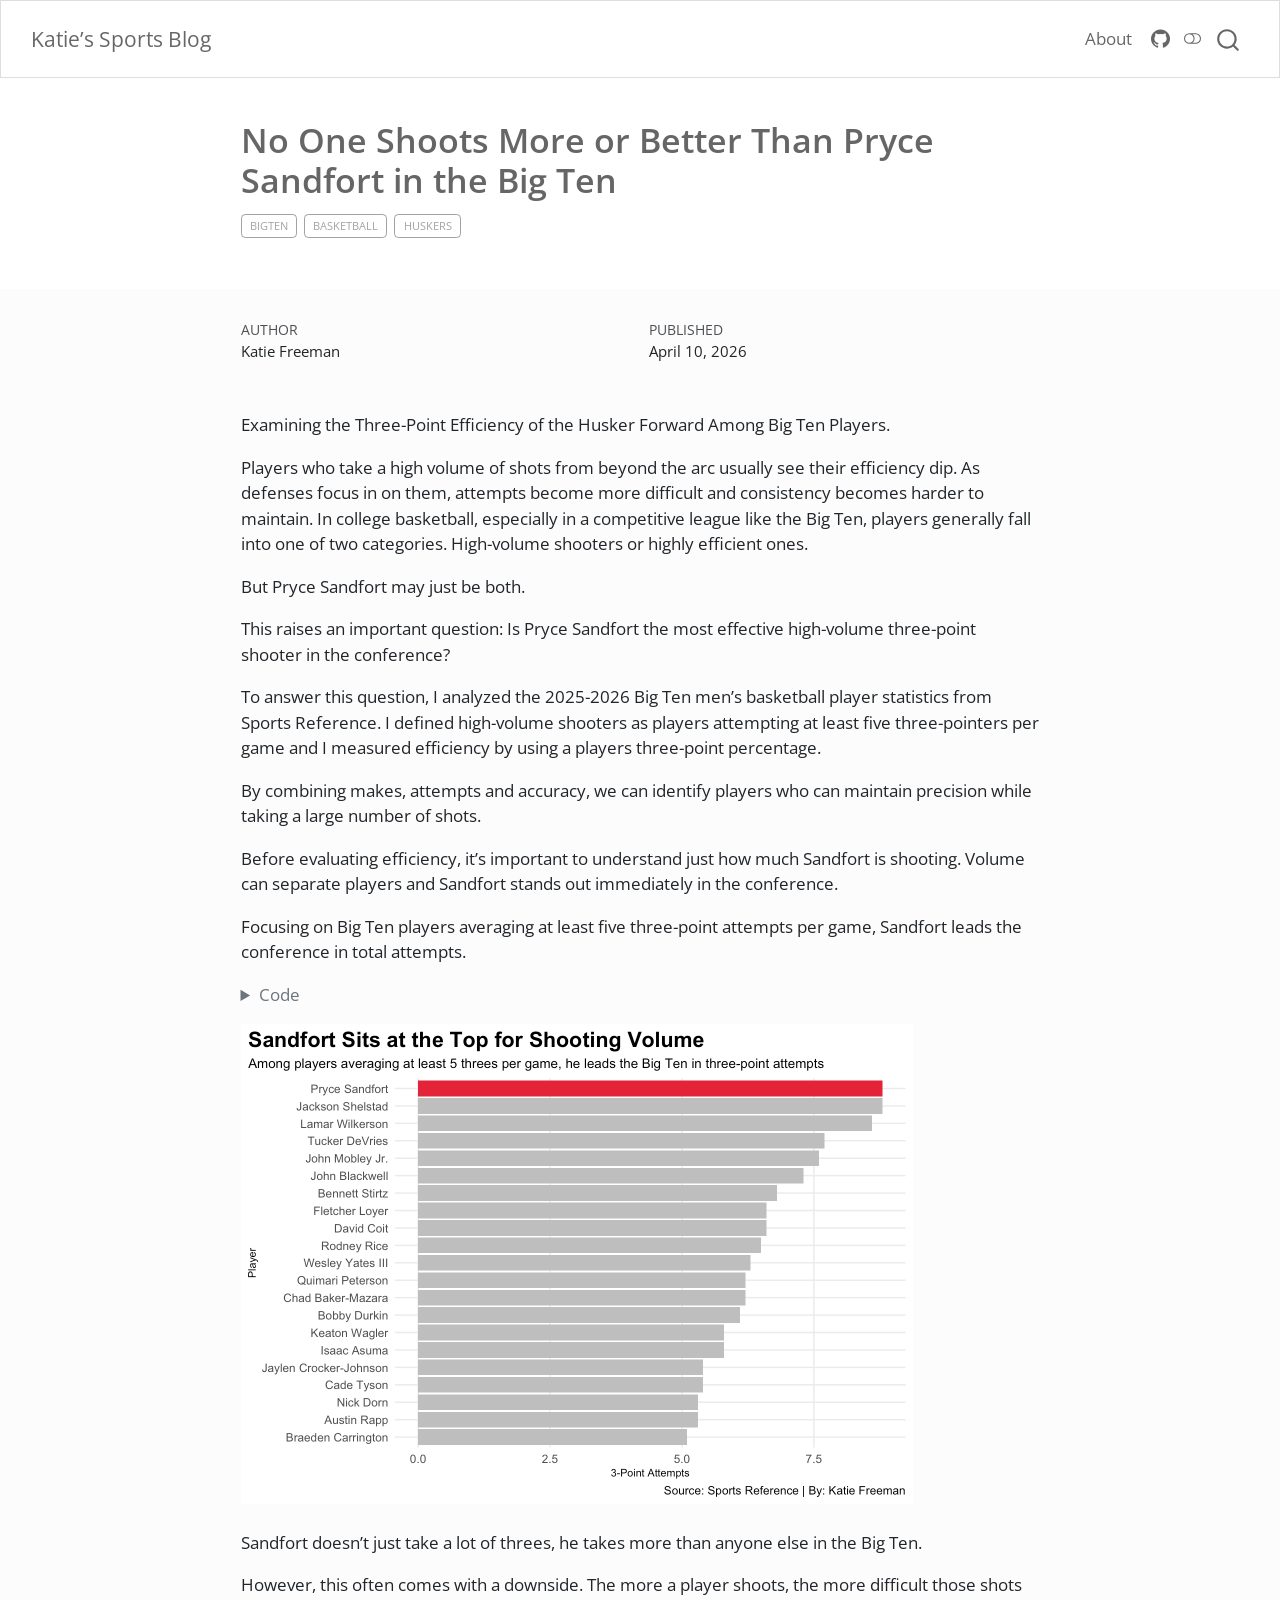
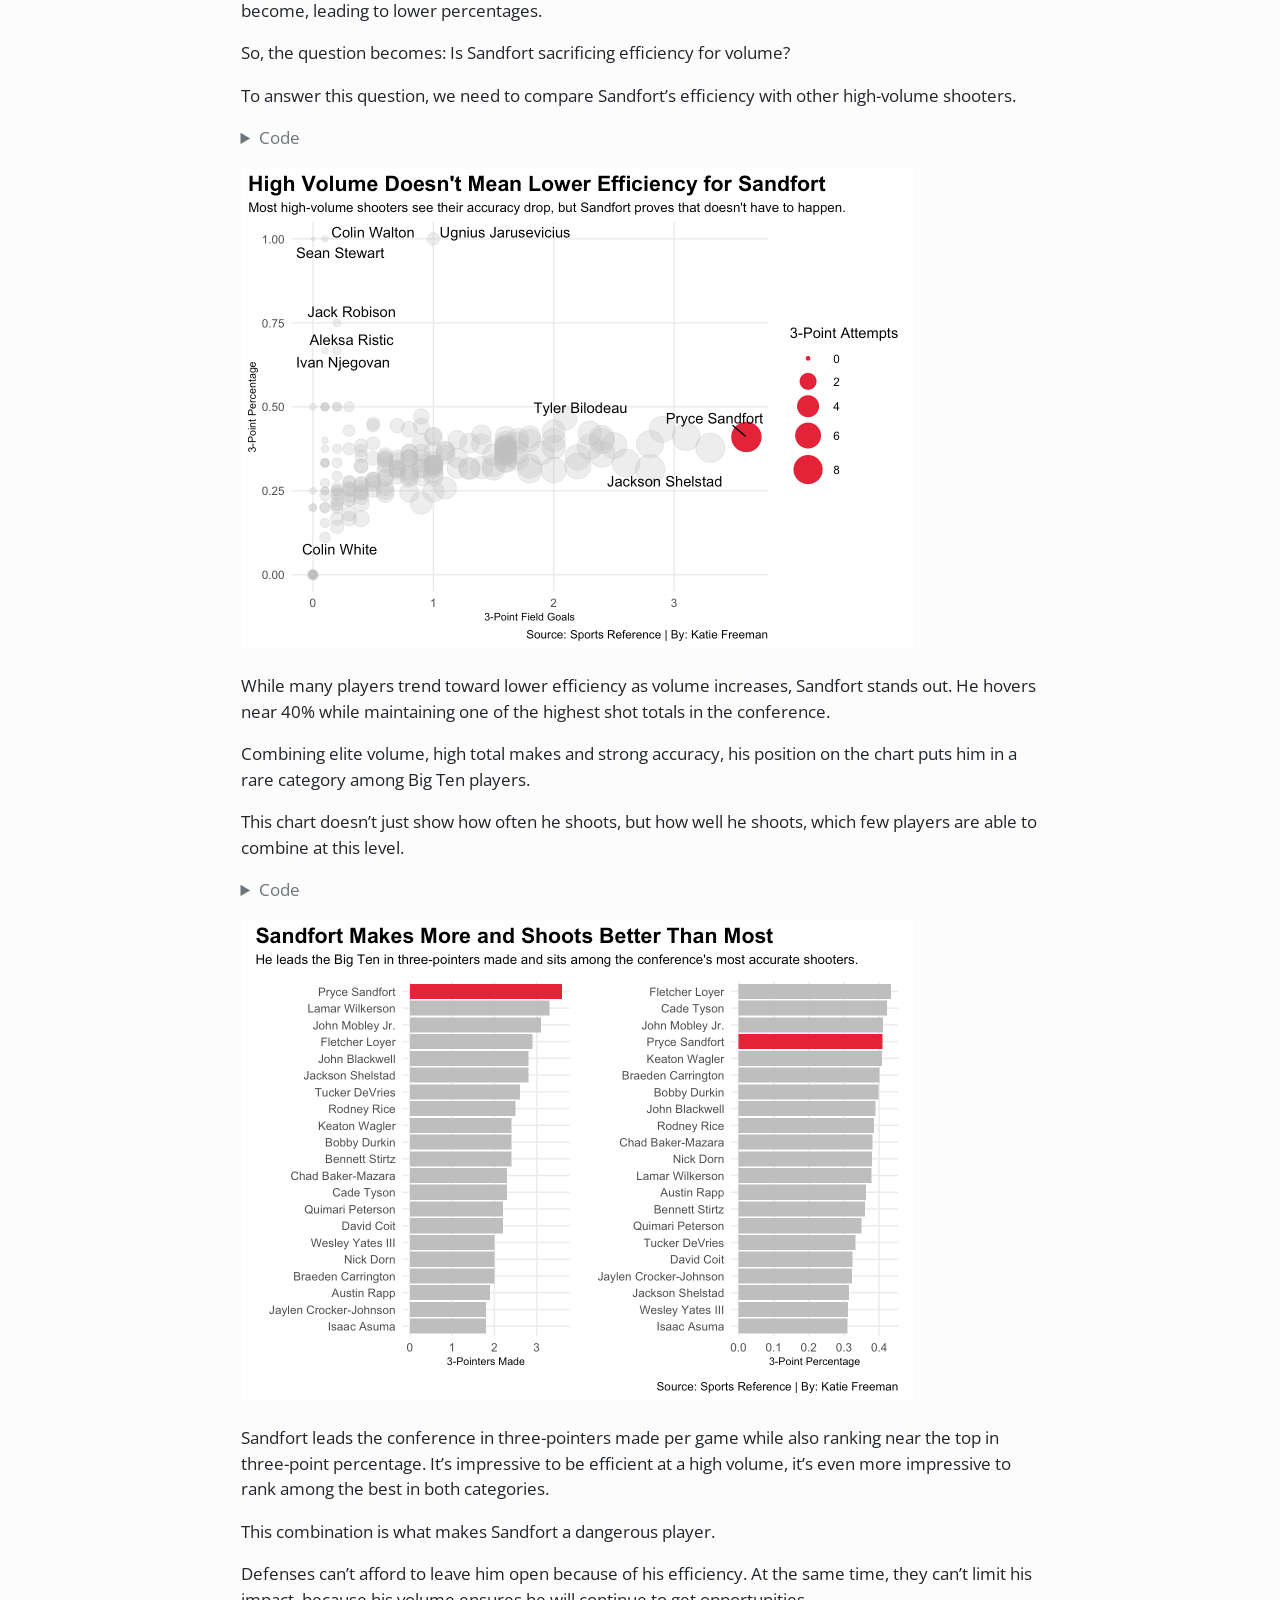
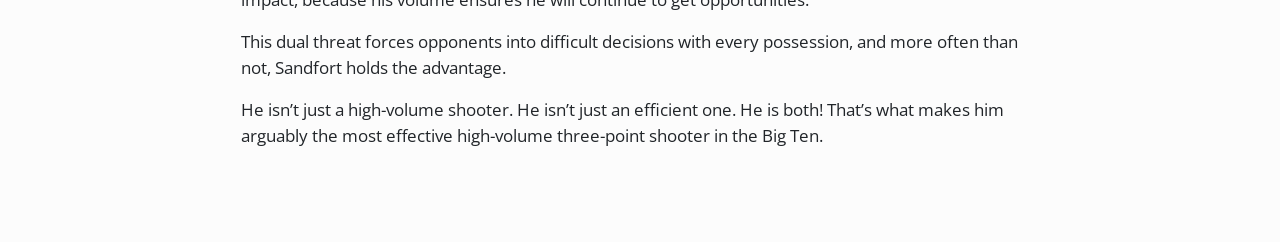
<file: posts/big-ten-husker-mens-basketball/index.html>
<!DOCTYPE html>
<html xmlns="http://www.w3.org/1999/xhtml" lang="en" xml:lang="en"><head>

<meta charset="utf-8">
<meta name="generator" content="quarto-1.9.36">

<meta name="viewport" content="width=device-width, initial-scale=1.0, user-scalable=yes">

<meta name="author" content="Katie Freeman">
<meta name="dcterms.date" content="2026-04-10">

<title>No One Shoots More or Better Than Pryce Sandfort in the Big Ten – Katie’s Sports Blog</title>
<style>
/* Default styles provided by pandoc.
** See https://pandoc.org/MANUAL.html#variables-for-html for config info.
*/
code{white-space: pre-wrap;}
span.smallcaps{font-variant: small-caps;}
div.columns{display: flex; gap: min(4vw, 1.5em);}
div.column{flex: auto; overflow-x: auto;}
div.hanging-indent{margin-left: 1.5em; text-indent: -1.5em;}
ul.task-list{list-style: none;}
ul.task-list li input[type="checkbox"] {
  width: 0.8em;
  margin: 0 0.8em 0.2em -1em; /* quarto-specific, see https://github.com/quarto-dev/quarto-cli/issues/4556 */ 
  vertical-align: middle;
}
/* CSS for syntax highlighting */
html { -webkit-text-size-adjust: 100%; }
pre > code.sourceCode { white-space: pre; position: relative; }
pre > code.sourceCode > span { display: inline-block; line-height: 1.25; }
pre > code.sourceCode > span:empty { height: 1.2em; }
.sourceCode { overflow: visible; }
code.sourceCode > span { color: inherit; text-decoration: inherit; }
div.sourceCode { margin: 1em 0; }
pre.sourceCode { margin: 0; }
@media screen {
div.sourceCode { overflow: auto; }
}
@media print {
pre > code.sourceCode { white-space: pre-wrap; }
pre > code.sourceCode > span { text-indent: -5em; padding-left: 5em; }
}
pre.numberSource code
  { counter-reset: source-line 0; }
pre.numberSource code > span
  { position: relative; left: -4em; counter-increment: source-line; }
pre.numberSource code > span > a:first-child::before
  { content: counter(source-line);
    position: relative; left: -1em; text-align: right; vertical-align: baseline;
    border: none; display: inline-block;
    -webkit-touch-callout: none; -webkit-user-select: none;
    -khtml-user-select: none; -moz-user-select: none;
    -ms-user-select: none; user-select: none;
    padding: 0 4px; width: 4em;
  }
pre.numberSource { margin-left: 3em;  padding-left: 4px; }
div.sourceCode
  {   }
@media screen {
pre > code.sourceCode > span > a:first-child::before { text-decoration: underline; }
}
</style>


<script src="../../site_libs/quarto-nav/quarto-nav.js"></script>
<script src="../../site_libs/quarto-nav/headroom.min.js"></script>
<script src="../../site_libs/clipboard/clipboard.min.js"></script>
<script src="../../site_libs/quarto-search/autocomplete.umd.js"></script>
<script src="../../site_libs/quarto-search/fuse.min.js"></script>
<script src="../../site_libs/quarto-search/quarto-search.js"></script>
<meta name="quarto:offset" content="../../">
<link href="../../logo.png" rel="icon" type="image/png">
<script src="../../site_libs/quarto-html/quarto.js" type="module"></script>
<script src="../../site_libs/quarto-html/tabsets/tabsets.js" type="module"></script>
<script src="../../site_libs/quarto-html/popper.min.js"></script>
<script src="../../site_libs/quarto-html/tippy.umd.min.js"></script>
<script src="../../site_libs/quarto-html/anchor.min.js"></script>
<link href="../../site_libs/quarto-html/tippy.css" rel="stylesheet">
<link href="../../site_libs/quarto-html/quarto-syntax-highlighting-845c23b38eaddc0f92fda52bfe77a8c8.css" rel="stylesheet" class="quarto-color-scheme" id="quarto-text-highlighting-styles">
<link href="../../site_libs/quarto-html/quarto-syntax-highlighting-dark-f418161beb48e0141c760e455f12af2c.css" rel="stylesheet" class="quarto-color-scheme quarto-color-alternate" id="quarto-text-highlighting-styles">
<link href="../../site_libs/quarto-html/quarto-syntax-highlighting-845c23b38eaddc0f92fda52bfe77a8c8.css" rel="stylesheet" class="quarto-color-scheme-extra" id="quarto-text-highlighting-styles">
<script src="../../site_libs/bootstrap/bootstrap.min.js"></script>
<link href="../../site_libs/bootstrap/bootstrap-icons.css" rel="stylesheet">
<link href="../../site_libs/bootstrap/bootstrap-6ec840b0bba7ebbecc6939516f9f53fd.min.css" rel="stylesheet" append-hash="true" class="quarto-color-scheme" id="quarto-bootstrap" data-mode="light">
<link href="../../site_libs/bootstrap/bootstrap-dark-ee6fb9e022dbbfe6301e3596814e4b09.min.css" rel="stylesheet" append-hash="true" class="quarto-color-scheme quarto-color-alternate" id="quarto-bootstrap" data-mode="light">
<link href="../../site_libs/bootstrap/bootstrap-6ec840b0bba7ebbecc6939516f9f53fd.min.css" rel="stylesheet" append-hash="true" class="quarto-color-scheme-extra" id="quarto-bootstrap" data-mode="light">
<script id="quarto-search-options" type="application/json">{
  "location": "navbar",
  "copy-button": false,
  "collapse-after": 3,
  "panel-placement": "end",
  "type": "overlay",
  "limit": 50,
  "keyboard-shortcut": [
    "f",
    "/",
    "s"
  ],
  "show-item-context": false,
  "language": {
    "search-no-results-text": "No results",
    "search-matching-documents-text": "matching documents",
    "search-copy-link-title": "Copy link to search",
    "search-hide-matches-text": "Hide additional matches",
    "search-more-match-text": "more match in this document",
    "search-more-matches-text": "more matches in this document",
    "search-clear-button-title": "Clear",
    "search-text-placeholder": "",
    "search-detached-cancel-button-title": "Cancel",
    "search-submit-button-title": "Submit",
    "search-label": "Search"
  }
}</script>


<link rel="stylesheet" href="../../styles.css">
</head>

<body class="nav-fixed fullcontent quarto-light"><script id="quarto-html-before-body" type="application/javascript">
    const toggleBodyColorMode = (bsSheetEl) => {
      const mode = bsSheetEl.getAttribute("data-mode");
      const bodyEl = window.document.querySelector("body");
      if (mode === "dark") {
        bodyEl.classList.add("quarto-dark");
        bodyEl.classList.remove("quarto-light");
      } else {
        bodyEl.classList.add("quarto-light");
        bodyEl.classList.remove("quarto-dark");
      }
    }
    const toggleBodyColorPrimary = () => {
      const bsSheetEl = window.document.querySelector("link#quarto-bootstrap:not([rel=disabled-stylesheet])");
      if (bsSheetEl) {
        toggleBodyColorMode(bsSheetEl);
      }
    }
    const setColorSchemeToggle = (alternate) => {
      const toggles = window.document.querySelectorAll('.quarto-color-scheme-toggle');
      for (let i=0; i < toggles.length; i++) {
        const toggle = toggles[i];
        if (toggle) {
          if (alternate) {
            toggle.classList.add("alternate");
          } else {
            toggle.classList.remove("alternate");
          }
        }
      }
    };
    const toggleColorMode = (alternate) => {
      // Switch the stylesheets
      const primaryStylesheets = window.document.querySelectorAll('link.quarto-color-scheme:not(.quarto-color-alternate)');
      const alternateStylesheets = window.document.querySelectorAll('link.quarto-color-scheme.quarto-color-alternate');
      manageTransitions('#quarto-margin-sidebar .nav-link', false);
      if (alternate) {
        // note: dark is layered on light, we don't disable primary!
        enableStylesheet(alternateStylesheets);
        for (const sheetNode of alternateStylesheets) {
          if (sheetNode.id === "quarto-bootstrap") {
            toggleBodyColorMode(sheetNode);
          }
        }
      } else {
        disableStylesheet(alternateStylesheets);
        enableStylesheet(primaryStylesheets)
        toggleBodyColorPrimary();
      }
      manageTransitions('#quarto-margin-sidebar .nav-link', true);
      // Switch the toggles
      setColorSchemeToggle(alternate)
      // Hack to workaround the fact that safari doesn't
      // properly recolor the scrollbar when toggling (#1455)
      if (navigator.userAgent.indexOf('Safari') > 0 && navigator.userAgent.indexOf('Chrome') == -1) {
        manageTransitions("body", false);
        window.scrollTo(0, 1);
        setTimeout(() => {
          window.scrollTo(0, 0);
          manageTransitions("body", true);
        }, 40);
      }
    }
    const disableStylesheet = (stylesheets) => {
      for (let i=0; i < stylesheets.length; i++) {
        const stylesheet = stylesheets[i];
        stylesheet.rel = 'disabled-stylesheet';
      }
    }
    const enableStylesheet = (stylesheets) => {
      for (let i=0; i < stylesheets.length; i++) {
        const stylesheet = stylesheets[i];
        if(stylesheet.rel !== 'stylesheet') { // for Chrome, which will still FOUC without this check
          stylesheet.rel = 'stylesheet';
        }
      }
    }
    const manageTransitions = (selector, allowTransitions) => {
      const els = window.document.querySelectorAll(selector);
      for (let i=0; i < els.length; i++) {
        const el = els[i];
        if (allowTransitions) {
          el.classList.remove('notransition');
        } else {
          el.classList.add('notransition');
        }
      }
    }
    const isFileUrl = () => {
      return window.location.protocol === 'file:';
    }
    const hasAlternateSentinel = () => {
      let styleSentinel = getColorSchemeSentinel();
      if (styleSentinel !== null) {
        return styleSentinel === "alternate";
      } else {
        return false;
      }
    }
    const setStyleSentinel = (alternate) => {
      const value = alternate ? "alternate" : "default";
      if (!isFileUrl()) {
        window.localStorage.setItem("quarto-color-scheme", value);
      } else {
        localAlternateSentinel = value;
      }
    }
    const getColorSchemeSentinel = () => {
      if (!isFileUrl()) {
        const storageValue = window.localStorage.getItem("quarto-color-scheme");
        return storageValue != null ? storageValue : localAlternateSentinel;
      } else {
        return localAlternateSentinel;
      }
    }
    const toggleGiscusIfUsed = (isAlternate, darkModeDefault) => {
      const baseTheme = document.querySelector('#giscus-base-theme')?.value ?? 'light';
      const alternateTheme = document.querySelector('#giscus-alt-theme')?.value ?? 'dark';
      let newTheme = '';
      if(authorPrefersDark) {
        newTheme = isAlternate ? baseTheme : alternateTheme;
      } else {
        newTheme = isAlternate ? alternateTheme : baseTheme;
      }
      const changeGiscusTheme = () => {
        // From: https://github.com/giscus/giscus/issues/336
        const sendMessage = (message) => {
          const iframe = document.querySelector('iframe.giscus-frame');
          if (!iframe) return;
          iframe.contentWindow.postMessage({ giscus: message }, 'https://giscus.app');
        }
        sendMessage({
          setConfig: {
            theme: newTheme
          }
        });
      }
      const isGiscussLoaded = window.document.querySelector('iframe.giscus-frame') !== null;
      if (isGiscussLoaded) {
        changeGiscusTheme();
      }
    };
    const authorPrefersDark = false;
    const darkModeDefault = authorPrefersDark;
      document.querySelector('link#quarto-text-highlighting-styles.quarto-color-scheme-extra').rel = 'disabled-stylesheet';
      document.querySelector('link#quarto-bootstrap.quarto-color-scheme-extra').rel = 'disabled-stylesheet';
    let localAlternateSentinel = darkModeDefault ? 'alternate' : 'default';
    // Dark / light mode switch
    window.quartoToggleColorScheme = () => {
      // Read the current dark / light value
      let toAlternate = !hasAlternateSentinel();
      toggleColorMode(toAlternate);
      setStyleSentinel(toAlternate);
      toggleGiscusIfUsed(toAlternate, darkModeDefault);
      window.dispatchEvent(new Event('resize'));
    };
    // Switch to dark mode if need be
    if (hasAlternateSentinel()) {
      toggleColorMode(true);
    } else {
      toggleColorMode(false);
    }
  </script>

<div id="quarto-search-results"></div>
  <header id="quarto-header" class="headroom fixed-top quarto-banner">
    <nav class="navbar navbar-expand-lg " data-bs-theme="dark">
      <div class="navbar-container container-fluid">
      <div class="navbar-brand-container mx-auto">
    <a class="navbar-brand" href="../../index.html">
    <span class="navbar-title">Katie’s Sports Blog</span>
    </a>
  </div>
            <div id="quarto-search" class="" title="Search"></div>
          <button class="navbar-toggler" type="button" data-bs-toggle="collapse" data-bs-target="#navbarCollapse" aria-controls="navbarCollapse" role="menu" aria-expanded="false" aria-label="Toggle navigation" onclick="if (window.quartoToggleHeadroom) { window.quartoToggleHeadroom(); }">
  <span class="navbar-toggler-icon"></span>
</button>
          <div class="collapse navbar-collapse" id="navbarCollapse">
            <ul class="navbar-nav navbar-nav-scroll ms-auto">
  <li class="nav-item">
    <a class="nav-link" href="../../about.html"> 
<span class="menu-text">About</span></a>
  </li>  
  <li class="nav-item compact">
    <a class="nav-link" href="https://github.com/katiefreeman06"> <i class="bi bi-github" role="img">
</i> 
<span class="menu-text"></span></a>
  </li>  
</ul>
          </div> <!-- /navcollapse -->
            <div class="quarto-navbar-tools">
  <a href="" class="quarto-color-scheme-toggle quarto-navigation-tool  px-1" onclick="window.quartoToggleColorScheme(); return false;" title="Toggle dark mode"><i class="bi"></i></a>
</div>
      </div> <!-- /container-fluid -->
    </nav>
</header>
<!-- content -->
<header id="title-block-header" class="quarto-title-block default page-columns page-full">
  <div class="quarto-title-banner page-columns page-full">
    <div class="quarto-title column-body">
      <h1 class="title">No One Shoots More or Better Than Pryce Sandfort in the Big Ten</h1>
                                <div class="quarto-categories">
                <div class="quarto-category">bigten</div>
                <div class="quarto-category">basketball</div>
                <div class="quarto-category">huskers</div>
              </div>
                  </div>
  </div>
    
  
  <div class="quarto-title-meta">

      <div>
      <div class="quarto-title-meta-heading">Author</div>
      <div class="quarto-title-meta-contents">
               <p>Katie Freeman </p>
            </div>
    </div>
      
      <div>
      <div class="quarto-title-meta-heading">Published</div>
      <div class="quarto-title-meta-contents">
        <p class="date">April 10, 2026</p>
      </div>
    </div>
    
      
    </div>
    
  
  </header><div id="quarto-content" class="quarto-container page-columns page-rows-contents page-layout-article page-navbar">
<!-- sidebar -->
<!-- margin-sidebar -->
    
<!-- main -->
<main class="content quarto-banner-title-block" id="quarto-document-content">






<p>Examining the Three-Point Efficiency of the Husker Forward Among Big Ten Players.</p>
<p>Players who take a high volume of shots from beyond the arc usually see their efficiency dip. As defenses focus in on them, attempts become more difficult and consistency becomes harder to maintain. In college basketball, especially in a competitive league like the Big Ten, players generally fall into one of two categories. High-volume shooters or highly efficient ones.</p>
<p>But Pryce Sandfort may just be both.</p>
<p>This raises an important question: Is Pryce Sandfort the most effective high-volume three-point shooter in the conference?</p>
<p>To answer this question, I analyzed the 2025-2026 Big Ten men’s basketball player statistics from Sports Reference. I defined high-volume shooters as players attempting at least five three-pointers per game and I measured efficiency by using a players three-point percentage.</p>
<p>By combining makes, attempts and accuracy, we can identify players who can maintain precision while taking a large number of shots.</p>
<p>Before evaluating efficiency, it’s important to understand just how much Sandfort is shooting. Volume can separate players and Sandfort stands out immediately in the conference.</p>
<p>Focusing on Big Ten players averaging at least five three-point attempts per game, Sandfort leads the conference in total attempts.</p>
<div class="cell">
<details class="code-fold">
<summary>Code</summary>
<div class="code-copy-outer-scaffold"><div class="sourceCode cell-code" id="cb1"><pre class="sourceCode r code-with-copy"><code class="sourceCode r"><span id="cb1-1"><a href="#cb1-1" aria-hidden="true" tabindex="-1"></a><span class="fu">library</span>(tidyverse)</span>
<span id="cb1-2"><a href="#cb1-2" aria-hidden="true" tabindex="-1"></a></span>
<span id="cb1-3"><a href="#cb1-3" aria-hidden="true" tabindex="-1"></a><span class="co">#| warning: false # Exclude any warnings from the chunk</span></span>
<span id="cb1-4"><a href="#cb1-4" aria-hidden="true" tabindex="-1"></a></span>
<span id="cb1-5"><a href="#cb1-5" aria-hidden="true" tabindex="-1"></a>bigten <span class="ot">&lt;-</span> <span class="fu">read_csv</span>(<span class="st">"data/bigten.csv"</span>)</span>
<span id="cb1-6"><a href="#cb1-6" aria-hidden="true" tabindex="-1"></a></span>
<span id="cb1-7"><a href="#cb1-7" aria-hidden="true" tabindex="-1"></a>nu <span class="ot">&lt;-</span> bigten <span class="sc">|&gt;</span></span>
<span id="cb1-8"><a href="#cb1-8" aria-hidden="true" tabindex="-1"></a>  <span class="fu">filter</span>(Team <span class="sc">==</span> <span class="st">"Nebraska"</span>)</span>
<span id="cb1-9"><a href="#cb1-9" aria-hidden="true" tabindex="-1"></a></span>
<span id="cb1-10"><a href="#cb1-10" aria-hidden="true" tabindex="-1"></a>nu5 <span class="ot">&lt;-</span> bigten <span class="sc">|&gt;</span></span>
<span id="cb1-11"><a href="#cb1-11" aria-hidden="true" tabindex="-1"></a>  <span class="fu">filter</span>(<span class="st">`</span><span class="at">3PA</span><span class="st">`</span> <span class="sc">&gt;=</span> <span class="dv">5</span>, Team <span class="sc">==</span> <span class="st">"Nebraska"</span>)</span>
<span id="cb1-12"><a href="#cb1-12" aria-hidden="true" tabindex="-1"></a></span>
<span id="cb1-13"><a href="#cb1-13" aria-hidden="true" tabindex="-1"></a>shooters <span class="ot">&lt;-</span> bigten <span class="sc">|&gt;</span></span>
<span id="cb1-14"><a href="#cb1-14" aria-hidden="true" tabindex="-1"></a>  <span class="fu">filter</span>(<span class="st">`</span><span class="at">3PA</span><span class="st">`</span> <span class="sc">&gt;=</span> <span class="dv">5</span>)</span>
<span id="cb1-15"><a href="#cb1-15" aria-hidden="true" tabindex="-1"></a></span>
<span id="cb1-16"><a href="#cb1-16" aria-hidden="true" tabindex="-1"></a><span class="fu">ggplot</span>() <span class="sc">+</span></span>
<span id="cb1-17"><a href="#cb1-17" aria-hidden="true" tabindex="-1"></a>  <span class="fu">geom_bar</span>(<span class="at">data=</span>shooters, <span class="fu">aes</span>(<span class="at">x=</span><span class="fu">reorder</span>(Player, <span class="st">`</span><span class="at">3PA</span><span class="st">`</span>), <span class="at">weight=</span><span class="st">`</span><span class="at">3PA</span><span class="st">`</span>), <span class="at">fill=</span><span class="st">"grey"</span>) <span class="sc">+</span></span>
<span id="cb1-18"><a href="#cb1-18" aria-hidden="true" tabindex="-1"></a>  <span class="fu">geom_bar</span>(<span class="at">data=</span>nu5, <span class="fu">aes</span>(<span class="at">x=</span><span class="fu">reorder</span>(Player, <span class="st">`</span><span class="at">3PA</span><span class="st">`</span>), <span class="at">weight=</span><span class="st">`</span><span class="at">3PA</span><span class="st">`</span>), <span class="at">fill=</span><span class="st">"#e41c38"</span>) <span class="sc">+</span></span>
<span id="cb1-19"><a href="#cb1-19" aria-hidden="true" tabindex="-1"></a>  <span class="fu">coord_flip</span>() <span class="sc">+</span></span>
<span id="cb1-20"><a href="#cb1-20" aria-hidden="true" tabindex="-1"></a>  <span class="fu">labs</span>(</span>
<span id="cb1-21"><a href="#cb1-21" aria-hidden="true" tabindex="-1"></a>    <span class="at">x=</span><span class="st">"Player"</span>, </span>
<span id="cb1-22"><a href="#cb1-22" aria-hidden="true" tabindex="-1"></a>    <span class="at">y=</span><span class="st">"3-Point Attempts"</span>, </span>
<span id="cb1-23"><a href="#cb1-23" aria-hidden="true" tabindex="-1"></a>    <span class="at">title=</span><span class="st">"Sandfort Sits at the Top for Shooting Volume"</span>,</span>
<span id="cb1-24"><a href="#cb1-24" aria-hidden="true" tabindex="-1"></a>    <span class="at">subtitle=</span><span class="st">"Among players averaging at least 5 threes per game, he leads the Big Ten in three-point attempts."</span>, </span>
<span id="cb1-25"><a href="#cb1-25" aria-hidden="true" tabindex="-1"></a>    <span class="at">caption=</span><span class="st">"Source: Sports Reference | By: Katie Freeman"</span></span>
<span id="cb1-26"><a href="#cb1-26" aria-hidden="true" tabindex="-1"></a>    ) <span class="sc">+</span></span>
<span id="cb1-27"><a href="#cb1-27" aria-hidden="true" tabindex="-1"></a>  <span class="fu">theme_minimal</span>() <span class="sc">+</span> </span>
<span id="cb1-28"><a href="#cb1-28" aria-hidden="true" tabindex="-1"></a>  <span class="fu">theme</span>(</span>
<span id="cb1-29"><a href="#cb1-29" aria-hidden="true" tabindex="-1"></a>    <span class="at">plot.title =</span> <span class="fu">element_text</span>(<span class="at">size =</span> <span class="dv">16</span>, <span class="at">face =</span> <span class="st">"bold"</span>),</span>
<span id="cb1-30"><a href="#cb1-30" aria-hidden="true" tabindex="-1"></a>    <span class="at">axis.title =</span> <span class="fu">element_text</span>(<span class="at">size =</span> <span class="dv">8</span>), </span>
<span id="cb1-31"><a href="#cb1-31" aria-hidden="true" tabindex="-1"></a>    <span class="at">plot.subtitle =</span> <span class="fu">element_text</span>(<span class="at">size=</span><span class="dv">10</span>), </span>
<span id="cb1-32"><a href="#cb1-32" aria-hidden="true" tabindex="-1"></a>    <span class="at">panel.grid.minor =</span> <span class="fu">element_blank</span>(),</span>
<span id="cb1-33"><a href="#cb1-33" aria-hidden="true" tabindex="-1"></a>    <span class="at">plot.title.position =</span> <span class="st">"plot"</span></span>
<span id="cb1-34"><a href="#cb1-34" aria-hidden="true" tabindex="-1"></a>    ) </span></code></pre></div><button title="Copy to Clipboard" class="code-copy-button"><i class="bi"></i></button></div>
</details>
<div class="cell-output-display">
<div>
<figure class="figure">
<p><img src="index_files/figure-html/unnamed-chunk-1-1.png" class="img-fluid figure-img" width="672"></p>
</figure>
</div>
</div>
</div>
<p>Sandfort doesn’t just take a lot of threes, he takes more than anyone else in the Big Ten.</p>
<p>However, this often comes with a downside. The more a player shoots, the more difficult those shots become, leading to lower percentages.</p>
<p>So, the question becomes: Is Sandfort sacrificing efficiency for volume?</p>
<p>To answer this question, we need to compare Sandfort’s efficiency with other high-volume shooters.</p>
<div class="cell">
<details class="code-fold">
<summary>Code</summary>
<div class="code-copy-outer-scaffold"><div class="sourceCode cell-code" id="cb2"><pre class="sourceCode r code-with-copy"><code class="sourceCode r"><span id="cb2-1"><a href="#cb2-1" aria-hidden="true" tabindex="-1"></a><span class="fu">library</span>(tidyverse)</span>
<span id="cb2-2"><a href="#cb2-2" aria-hidden="true" tabindex="-1"></a><span class="fu">library</span>(ggrepel)</span>
<span id="cb2-3"><a href="#cb2-3" aria-hidden="true" tabindex="-1"></a><span class="fu">library</span>(ggtext)</span>
<span id="cb2-4"><a href="#cb2-4" aria-hidden="true" tabindex="-1"></a></span>
<span id="cb2-5"><a href="#cb2-5" aria-hidden="true" tabindex="-1"></a>bigten <span class="ot">&lt;-</span> <span class="fu">read_csv</span>(<span class="st">"data/bigten.csv"</span>)</span>
<span id="cb2-6"><a href="#cb2-6" aria-hidden="true" tabindex="-1"></a></span>
<span id="cb2-7"><a href="#cb2-7" aria-hidden="true" tabindex="-1"></a>shooters <span class="ot">&lt;-</span> bigten <span class="sc">|&gt;</span></span>
<span id="cb2-8"><a href="#cb2-8" aria-hidden="true" tabindex="-1"></a>  <span class="fu">filter</span>(<span class="st">`</span><span class="at">3PA</span><span class="st">`</span> <span class="sc">&gt;=</span> <span class="dv">5</span>)</span>
<span id="cb2-9"><a href="#cb2-9" aria-hidden="true" tabindex="-1"></a></span>
<span id="cb2-10"><a href="#cb2-10" aria-hidden="true" tabindex="-1"></a>nu5 <span class="ot">&lt;-</span> bigten <span class="sc">|&gt;</span></span>
<span id="cb2-11"><a href="#cb2-11" aria-hidden="true" tabindex="-1"></a>  <span class="fu">filter</span>(<span class="st">`</span><span class="at">3PA</span><span class="st">`</span> <span class="sc">&gt;=</span> <span class="dv">5</span>, Team <span class="sc">==</span> <span class="st">"Nebraska"</span>)</span>
<span id="cb2-12"><a href="#cb2-12" aria-hidden="true" tabindex="-1"></a></span>
<span id="cb2-13"><a href="#cb2-13" aria-hidden="true" tabindex="-1"></a><span class="fu">ggplot</span>() <span class="sc">+</span></span>
<span id="cb2-14"><a href="#cb2-14" aria-hidden="true" tabindex="-1"></a>  <span class="fu">geom_point</span>(</span>
<span id="cb2-15"><a href="#cb2-15" aria-hidden="true" tabindex="-1"></a>    <span class="at">data=</span>bigten,</span>
<span id="cb2-16"><a href="#cb2-16" aria-hidden="true" tabindex="-1"></a>    <span class="fu">aes</span>(<span class="at">x=</span><span class="st">`</span><span class="at">3P</span><span class="st">`</span>, <span class="at">y=</span><span class="st">`</span><span class="at">3P%</span><span class="st">`</span>, <span class="at">size=</span><span class="st">`</span><span class="at">3PA</span><span class="st">`</span>),</span>
<span id="cb2-17"><a href="#cb2-17" aria-hidden="true" tabindex="-1"></a>    <span class="at">color=</span><span class="st">"grey"</span>,</span>
<span id="cb2-18"><a href="#cb2-18" aria-hidden="true" tabindex="-1"></a>    <span class="at">alpha =</span> .<span class="dv">3</span>) <span class="sc">+</span></span>
<span id="cb2-19"><a href="#cb2-19" aria-hidden="true" tabindex="-1"></a>  <span class="fu">geom_point</span>(</span>
<span id="cb2-20"><a href="#cb2-20" aria-hidden="true" tabindex="-1"></a>    <span class="at">data=</span>nu5,</span>
<span id="cb2-21"><a href="#cb2-21" aria-hidden="true" tabindex="-1"></a>    <span class="fu">aes</span>(<span class="at">x=</span><span class="st">`</span><span class="at">3P</span><span class="st">`</span>, <span class="at">y=</span><span class="st">`</span><span class="at">3P%</span><span class="st">`</span>, <span class="at">size=</span><span class="st">`</span><span class="at">3PA</span><span class="st">`</span>),</span>
<span id="cb2-22"><a href="#cb2-22" aria-hidden="true" tabindex="-1"></a>    <span class="at">color=</span><span class="st">"#e41c38"</span></span>
<span id="cb2-23"><a href="#cb2-23" aria-hidden="true" tabindex="-1"></a>  ) <span class="sc">+</span></span>
<span id="cb2-24"><a href="#cb2-24" aria-hidden="true" tabindex="-1"></a>  <span class="fu">scale_size</span>(<span class="at">range =</span> <span class="fu">c</span>(<span class="dv">1</span>,<span class="dv">10</span>), <span class="at">name=</span><span class="st">"3-Point Attempts"</span>) <span class="sc">+</span></span>
<span id="cb2-25"><a href="#cb2-25" aria-hidden="true" tabindex="-1"></a>    <span class="fu">geom_text_repel</span>(</span>
<span id="cb2-26"><a href="#cb2-26" aria-hidden="true" tabindex="-1"></a>      <span class="at">data=</span>bigten,</span>
<span id="cb2-27"><a href="#cb2-27" aria-hidden="true" tabindex="-1"></a>      <span class="fu">aes</span>(<span class="at">x=</span><span class="st">`</span><span class="at">3P</span><span class="st">`</span>, <span class="at">y=</span><span class="st">`</span><span class="at">3P%</span><span class="st">`</span>, <span class="at">label=</span>Player)</span>
<span id="cb2-28"><a href="#cb2-28" aria-hidden="true" tabindex="-1"></a>    ) <span class="sc">+</span></span>
<span id="cb2-29"><a href="#cb2-29" aria-hidden="true" tabindex="-1"></a><span class="fu">labs</span>(</span>
<span id="cb2-30"><a href="#cb2-30" aria-hidden="true" tabindex="-1"></a>    <span class="at">x=</span><span class="st">"3-Point Field Goals"</span>, </span>
<span id="cb2-31"><a href="#cb2-31" aria-hidden="true" tabindex="-1"></a>    <span class="at">y=</span><span class="st">"3-Point Percentage"</span>, </span>
<span id="cb2-32"><a href="#cb2-32" aria-hidden="true" tabindex="-1"></a>    <span class="at">title=</span><span class="st">"High Volume Doesn't Mean Lower Efficiency for Sandfort"</span>, </span>
<span id="cb2-33"><a href="#cb2-33" aria-hidden="true" tabindex="-1"></a>    <span class="at">subtitle=</span><span class="st">"Most high-volume shooters see their accuracy drop, but Sandfort proves that doesn't have to happen."</span>, </span>
<span id="cb2-34"><a href="#cb2-34" aria-hidden="true" tabindex="-1"></a>    <span class="at">caption=</span><span class="st">"Source: Sports Reference | By: Katie Freeman"</span></span>
<span id="cb2-35"><a href="#cb2-35" aria-hidden="true" tabindex="-1"></a>    ) <span class="sc">+</span></span>
<span id="cb2-36"><a href="#cb2-36" aria-hidden="true" tabindex="-1"></a>  <span class="fu">theme_minimal</span>() <span class="sc">+</span> </span>
<span id="cb2-37"><a href="#cb2-37" aria-hidden="true" tabindex="-1"></a>  <span class="fu">theme</span>(</span>
<span id="cb2-38"><a href="#cb2-38" aria-hidden="true" tabindex="-1"></a>    <span class="at">plot.title =</span> <span class="fu">element_text</span>(<span class="at">size =</span> <span class="dv">16</span>, <span class="at">face =</span> <span class="st">"bold"</span>),</span>
<span id="cb2-39"><a href="#cb2-39" aria-hidden="true" tabindex="-1"></a>    <span class="at">axis.title =</span> <span class="fu">element_text</span>(<span class="at">size =</span> <span class="dv">8</span>), </span>
<span id="cb2-40"><a href="#cb2-40" aria-hidden="true" tabindex="-1"></a>    <span class="at">plot.subtitle =</span> <span class="fu">element_text</span>(<span class="at">size=</span><span class="dv">10</span>), </span>
<span id="cb2-41"><a href="#cb2-41" aria-hidden="true" tabindex="-1"></a>    <span class="at">panel.grid.minor =</span> <span class="fu">element_blank</span>(),</span>
<span id="cb2-42"><a href="#cb2-42" aria-hidden="true" tabindex="-1"></a>    <span class="at">plot.title.position =</span> <span class="st">"plot"</span>)</span></code></pre></div><button title="Copy to Clipboard" class="code-copy-button"><i class="bi"></i></button></div>
</details>
<div class="cell-output-display">
<div>
<figure class="figure">
<p><img src="index_files/figure-html/unnamed-chunk-3-1.png" class="img-fluid figure-img" width="672"></p>
</figure>
</div>
</div>
</div>
<p>While many players trend toward lower efficiency as volume increases, Sandfort stands out. He hovers near 40% while maintaining one of the highest shot totals in the conference.</p>
<p>Combining elite volume, high total makes and strong accuracy, his position on the chart puts him in a rare category among Big Ten players.</p>
<p>This chart doesn’t just show how often he shoots, but how well he shoots, which few players are able to combine at this level.</p>
<div class="cell">
<details class="code-fold">
<summary>Code</summary>
<div class="code-copy-outer-scaffold"><div class="sourceCode cell-code" id="cb3"><pre class="sourceCode r code-with-copy"><code class="sourceCode r"><span id="cb3-1"><a href="#cb3-1" aria-hidden="true" tabindex="-1"></a>bar1 <span class="ot">&lt;-</span> <span class="fu">ggplot</span>() <span class="sc">+</span></span>
<span id="cb3-2"><a href="#cb3-2" aria-hidden="true" tabindex="-1"></a>  <span class="fu">geom_bar</span>(<span class="at">data=</span>shooters, <span class="fu">aes</span>(<span class="at">x=</span><span class="fu">reorder</span>(Player, <span class="st">`</span><span class="at">3P%</span><span class="st">`</span>), <span class="at">weight=</span><span class="st">`</span><span class="at">3P%</span><span class="st">`</span>), <span class="at">fill=</span><span class="st">"grey"</span>) <span class="sc">+</span></span>
<span id="cb3-3"><a href="#cb3-3" aria-hidden="true" tabindex="-1"></a>  <span class="fu">geom_bar</span>(<span class="at">data=</span>nu5, <span class="fu">aes</span>(<span class="at">x=</span><span class="fu">reorder</span>(Player, <span class="st">`</span><span class="at">3P%</span><span class="st">`</span>), <span class="at">weight=</span><span class="st">`</span><span class="at">3P%</span><span class="st">`</span>), <span class="at">fill=</span><span class="st">"#e41c38"</span>) <span class="sc">+</span></span>
<span id="cb3-4"><a href="#cb3-4" aria-hidden="true" tabindex="-1"></a>  <span class="fu">coord_flip</span>() <span class="sc">+</span></span>
<span id="cb3-5"><a href="#cb3-5" aria-hidden="true" tabindex="-1"></a>  <span class="fu">labs</span>(</span>
<span id="cb3-6"><a href="#cb3-6" aria-hidden="true" tabindex="-1"></a>    <span class="at">x=</span><span class="st">""</span>,</span>
<span id="cb3-7"><a href="#cb3-7" aria-hidden="true" tabindex="-1"></a>    <span class="at">y=</span><span class="st">"3-Point Percentage"</span></span>
<span id="cb3-8"><a href="#cb3-8" aria-hidden="true" tabindex="-1"></a>  ) <span class="sc">+</span></span>
<span id="cb3-9"><a href="#cb3-9" aria-hidden="true" tabindex="-1"></a>  <span class="fu">theme_minimal</span>()</span>
<span id="cb3-10"><a href="#cb3-10" aria-hidden="true" tabindex="-1"></a></span>
<span id="cb3-11"><a href="#cb3-11" aria-hidden="true" tabindex="-1"></a>bar2 <span class="ot">&lt;-</span> <span class="fu">ggplot</span>() <span class="sc">+</span></span>
<span id="cb3-12"><a href="#cb3-12" aria-hidden="true" tabindex="-1"></a>  <span class="fu">geom_bar</span>(<span class="at">data=</span>shooters, <span class="fu">aes</span>(<span class="at">x=</span><span class="fu">reorder</span>(Player, <span class="st">`</span><span class="at">3P</span><span class="st">`</span>), <span class="at">weight=</span><span class="st">`</span><span class="at">3P</span><span class="st">`</span>), <span class="at">fill=</span><span class="st">"grey"</span>) <span class="sc">+</span></span>
<span id="cb3-13"><a href="#cb3-13" aria-hidden="true" tabindex="-1"></a>  <span class="fu">geom_bar</span>(<span class="at">data=</span>nu5, <span class="fu">aes</span>(<span class="at">x=</span><span class="fu">reorder</span>(Player, <span class="st">`</span><span class="at">3P</span><span class="st">`</span>), <span class="at">weight=</span><span class="st">`</span><span class="at">3P</span><span class="st">`</span>), <span class="at">fill=</span><span class="st">"#e41c38"</span>) <span class="sc">+</span></span>
<span id="cb3-14"><a href="#cb3-14" aria-hidden="true" tabindex="-1"></a>  <span class="fu">coord_flip</span>() <span class="sc">+</span></span>
<span id="cb3-15"><a href="#cb3-15" aria-hidden="true" tabindex="-1"></a>  <span class="fu">labs</span>(</span>
<span id="cb3-16"><a href="#cb3-16" aria-hidden="true" tabindex="-1"></a>    <span class="at">x=</span><span class="st">""</span>,</span>
<span id="cb3-17"><a href="#cb3-17" aria-hidden="true" tabindex="-1"></a>    <span class="at">y=</span><span class="st">"3-Pointers Made"</span></span>
<span id="cb3-18"><a href="#cb3-18" aria-hidden="true" tabindex="-1"></a>  ) <span class="sc">+</span></span>
<span id="cb3-19"><a href="#cb3-19" aria-hidden="true" tabindex="-1"></a>  <span class="fu">theme_minimal</span>() </span>
<span id="cb3-20"><a href="#cb3-20" aria-hidden="true" tabindex="-1"></a></span>
<span id="cb3-21"><a href="#cb3-21" aria-hidden="true" tabindex="-1"></a><span class="co">#| warning: false # Exclude any warnings from the chunk</span></span>
<span id="cb3-22"><a href="#cb3-22" aria-hidden="true" tabindex="-1"></a></span>
<span id="cb3-23"><a href="#cb3-23" aria-hidden="true" tabindex="-1"></a><span class="fu">library</span>(patchwork)</span>
<span id="cb3-24"><a href="#cb3-24" aria-hidden="true" tabindex="-1"></a></span>
<span id="cb3-25"><a href="#cb3-25" aria-hidden="true" tabindex="-1"></a>bar2 <span class="sc">+</span> bar1 <span class="sc">+</span></span>
<span id="cb3-26"><a href="#cb3-26" aria-hidden="true" tabindex="-1"></a>  <span class="fu">plot_annotation</span>(</span>
<span id="cb3-27"><a href="#cb3-27" aria-hidden="true" tabindex="-1"></a>    <span class="at">title =</span> <span class="st">"Sandfort Makes More and Shoots Better Than Most"</span>,</span>
<span id="cb3-28"><a href="#cb3-28" aria-hidden="true" tabindex="-1"></a>    <span class="at">subtitle =</span> <span class="st">"He leads the Big Ten in three-pointers made and sits among the conference's most accurate shooters."</span>,</span>
<span id="cb3-29"><a href="#cb3-29" aria-hidden="true" tabindex="-1"></a>    <span class="at">caption=</span><span class="st">"Source: Sports Reference | By: Katie Freeman"</span></span>
<span id="cb3-30"><a href="#cb3-30" aria-hidden="true" tabindex="-1"></a>  )  <span class="sc">&amp;</span> </span>
<span id="cb3-31"><a href="#cb3-31" aria-hidden="true" tabindex="-1"></a>  <span class="fu">theme</span>(</span>
<span id="cb3-32"><a href="#cb3-32" aria-hidden="true" tabindex="-1"></a>    <span class="at">plot.title =</span> <span class="fu">element_text</span>(<span class="at">size =</span> <span class="dv">16</span>, <span class="at">face =</span> <span class="st">"bold"</span>),</span>
<span id="cb3-33"><a href="#cb3-33" aria-hidden="true" tabindex="-1"></a>    <span class="at">axis.title =</span> <span class="fu">element_text</span>(<span class="at">size =</span> <span class="dv">8</span>), </span>
<span id="cb3-34"><a href="#cb3-34" aria-hidden="true" tabindex="-1"></a>    <span class="at">plot.subtitle =</span> <span class="fu">element_text</span>(<span class="at">size=</span><span class="dv">10</span>), </span>
<span id="cb3-35"><a href="#cb3-35" aria-hidden="true" tabindex="-1"></a>    <span class="at">panel.grid.minor =</span> <span class="fu">element_blank</span>()</span>
<span id="cb3-36"><a href="#cb3-36" aria-hidden="true" tabindex="-1"></a>  )</span></code></pre></div><button title="Copy to Clipboard" class="code-copy-button"><i class="bi"></i></button></div>
</details>
<div class="cell-output-display">
<div>
<figure class="figure">
<p><img src="index_files/figure-html/unnamed-chunk-4-1.png" class="img-fluid figure-img" width="672"></p>
</figure>
</div>
</div>
</div>
<p>Sandfort leads the conference in three-pointers made per game while also ranking near the top in three-point percentage. It’s impressive to be efficient at a high volume, it’s even more impressive to rank among the best in both categories.</p>
<p>This combination is what makes Sandfort a dangerous player.</p>
<p>Defenses can’t afford to leave him open because of his efficiency. At the same time, they can’t limit his impact, because his volume ensures he will continue to get opportunities.</p>
<p>This dual threat forces opponents into difficult decisions with every possession, and more often than not, Sandfort holds the advantage.</p>
<p>He isn’t just a high-volume shooter. He isn’t just an efficient one. He is both! That’s what makes him arguably the most effective high-volume three-point shooter in the Big Ten.</p>



</main> <!-- /main -->
<script id="quarto-html-after-body" type="application/javascript">
  window.document.addEventListener("DOMContentLoaded", function (event) {
    // Ensure there is a toggle, if there isn't float one in the top right
    if (window.document.querySelector('.quarto-color-scheme-toggle') === null) {
      const a = window.document.createElement('a');
      a.classList.add('top-right');
      a.classList.add('quarto-color-scheme-toggle');
      a.href = "";
      a.onclick = function() { try { window.quartoToggleColorScheme(); } catch {} return false; };
      const i = window.document.createElement("i");
      i.classList.add('bi');
      a.appendChild(i);
      window.document.body.appendChild(a);
    }
    setColorSchemeToggle(hasAlternateSentinel())
    const icon = "";
    const anchorJS = new window.AnchorJS();
    anchorJS.options = {
      placement: 'right',
      icon: icon
    };
    anchorJS.add('.anchored');
    const isCodeAnnotation = (el) => {
      for (const clz of el.classList) {
        if (clz.startsWith('code-annotation-')) {                     
          return true;
        }
      }
      return false;
    }
    const onCopySuccess = function(e) {
      // button target
      const button = e.trigger;
      // don't keep focus
      button.blur();
      // flash "checked"
      button.classList.add('code-copy-button-checked');
      var currentTitle = button.getAttribute("title");
      button.setAttribute("title", "Copied!");
      let tooltip;
      if (window.bootstrap) {
        button.setAttribute("data-bs-toggle", "tooltip");
        button.setAttribute("data-bs-placement", "left");
        button.setAttribute("data-bs-title", "Copied!");
        tooltip = new bootstrap.Tooltip(button, 
          { trigger: "manual", 
            customClass: "code-copy-button-tooltip",
            offset: [0, -8]});
        tooltip.show();    
      }
      setTimeout(function() {
        if (tooltip) {
          tooltip.hide();
          button.removeAttribute("data-bs-title");
          button.removeAttribute("data-bs-toggle");
          button.removeAttribute("data-bs-placement");
        }
        button.setAttribute("title", currentTitle);
        button.classList.remove('code-copy-button-checked');
      }, 1000);
      // clear code selection
      e.clearSelection();
    }
    const getTextToCopy = function(trigger) {
      const outerScaffold = trigger.parentElement.cloneNode(true);
      const codeEl = outerScaffold.querySelector('code');
      for (const childEl of codeEl.children) {
        if (isCodeAnnotation(childEl)) {
          childEl.remove();
        }
      }
      return codeEl.innerText;
    }
    const clipboard = new window.ClipboardJS('.code-copy-button:not([data-in-quarto-modal])', {
      text: getTextToCopy
    });
    clipboard.on('success', onCopySuccess);
    if (window.document.getElementById('quarto-embedded-source-code-modal')) {
      const clipboardModal = new window.ClipboardJS('.code-copy-button[data-in-quarto-modal]', {
        text: getTextToCopy,
        container: window.document.getElementById('quarto-embedded-source-code-modal')
      });
      clipboardModal.on('success', onCopySuccess);
    }
      var localhostRegex = new RegExp(/^(?:http|https):\/\/localhost\:?[0-9]*\//);
      var mailtoRegex = new RegExp(/^mailto:/);
        var filterRegex = new RegExp('/' + window.location.host + '/');
      var isInternal = (href) => {
          return filterRegex.test(href) || localhostRegex.test(href) || mailtoRegex.test(href);
      }
      // Inspect non-navigation links and adorn them if external
     var links = window.document.querySelectorAll('a[href]:not(.nav-link):not(.navbar-brand):not(.toc-action):not(.sidebar-link):not(.sidebar-item-toggle):not(.pagination-link):not(.no-external):not([aria-hidden]):not(.dropdown-item):not(.quarto-navigation-tool):not(.about-link)');
      for (var i=0; i<links.length; i++) {
        const link = links[i];
        if (!isInternal(link.href)) {
          // undo the damage that might have been done by quarto-nav.js in the case of
          // links that we want to consider external
          if (link.dataset.originalHref !== undefined) {
            link.href = link.dataset.originalHref;
          }
        }
      }
    function tippyHover(el, contentFn, onTriggerFn, onUntriggerFn) {
      const config = {
        allowHTML: true,
        maxWidth: 500,
        delay: 100,
        arrow: false,
        appendTo: function(el) {
            return el.parentElement;
        },
        interactive: true,
        interactiveBorder: 10,
        theme: 'quarto',
        placement: 'bottom-start',
      };
      if (contentFn) {
        config.content = contentFn;
      }
      if (onTriggerFn) {
        config.onTrigger = onTriggerFn;
      }
      if (onUntriggerFn) {
        config.onUntrigger = onUntriggerFn;
      }
      window.tippy(el, config); 
    }
    const noterefs = window.document.querySelectorAll('a[role="doc-noteref"]');
    for (var i=0; i<noterefs.length; i++) {
      const ref = noterefs[i];
      tippyHover(ref, function() {
        // use id or data attribute instead here
        let href = ref.getAttribute('data-footnote-href') || ref.getAttribute('href');
        try { href = new URL(href).hash; } catch {}
        const id = href.replace(/^#\/?/, "");
        const note = window.document.getElementById(id);
        if (note) {
          return note.innerHTML;
        } else {
          return "";
        }
      });
    }
    const xrefs = window.document.querySelectorAll('a.quarto-xref');
    const processXRef = (id, note) => {
      // Strip column container classes
      const stripColumnClz = (el) => {
        el.classList.remove("page-full", "page-columns");
        if (el.children) {
          for (const child of el.children) {
            stripColumnClz(child);
          }
        }
      }
      stripColumnClz(note)
      if (id === null || id.startsWith('sec-')) {
        // Special case sections, only their first couple elements
        const container = document.createElement("div");
        if (note.children && note.children.length > 2) {
          container.appendChild(note.children[0].cloneNode(true));
          for (let i = 1; i < note.children.length; i++) {
            const child = note.children[i];
            if (child.tagName === "P" && child.innerText === "") {
              continue;
            } else {
              container.appendChild(child.cloneNode(true));
              break;
            }
          }
          if (window.Quarto?.typesetMath) {
            window.Quarto.typesetMath(container);
          }
          return container.innerHTML
        } else {
          if (window.Quarto?.typesetMath) {
            window.Quarto.typesetMath(note);
          }
          return note.innerHTML;
        }
      } else {
        // Remove any anchor links if they are present
        const anchorLink = note.querySelector('a.anchorjs-link');
        if (anchorLink) {
          anchorLink.remove();
        }
        if (window.Quarto?.typesetMath) {
          window.Quarto.typesetMath(note);
        }
        if (note.classList.contains("callout")) {
          return note.outerHTML;
        } else {
          return note.innerHTML;
        }
      }
    }
    for (var i=0; i<xrefs.length; i++) {
      const xref = xrefs[i];
      tippyHover(xref, undefined, function(instance) {
        instance.disable();
        let url = xref.getAttribute('href');
        let hash = undefined; 
        if (url.startsWith('#')) {
          hash = url;
        } else {
          try { hash = new URL(url).hash; } catch {}
        }
        if (hash) {
          const id = hash.replace(/^#\/?/, "");
          const note = window.document.getElementById(id);
          if (note !== null) {
            try {
              const html = processXRef(id, note.cloneNode(true));
              instance.setContent(html);
            } finally {
              instance.enable();
              instance.show();
            }
          } else {
            // See if we can fetch this
            fetch(url.split('#')[0])
            .then(res => res.text())
            .then(html => {
              const parser = new DOMParser();
              const htmlDoc = parser.parseFromString(html, "text/html");
              const note = htmlDoc.getElementById(id);
              if (note !== null) {
                const html = processXRef(id, note);
                instance.setContent(html);
              } 
            }).finally(() => {
              instance.enable();
              instance.show();
            });
          }
        } else {
          // See if we can fetch a full url (with no hash to target)
          // This is a special case and we should probably do some content thinning / targeting
          fetch(url)
          .then(res => res.text())
          .then(html => {
            const parser = new DOMParser();
            const htmlDoc = parser.parseFromString(html, "text/html");
            const note = htmlDoc.querySelector('main.content');
            if (note !== null) {
              // This should only happen for chapter cross references
              // (since there is no id in the URL)
              // remove the first header
              if (note.children.length > 0 && note.children[0].tagName === "HEADER") {
                note.children[0].remove();
              }
              const html = processXRef(null, note);
              instance.setContent(html);
            } 
          }).finally(() => {
            instance.enable();
            instance.show();
          });
        }
      }, function(instance) {
      });
    }
        let selectedAnnoteEl;
        const selectorForAnnotation = ( cell, annotation) => {
          let cellAttr = 'data-code-cell="' + cell + '"';
          let lineAttr = 'data-code-annotation="' +  annotation + '"';
          const selector = 'span[' + cellAttr + '][' + lineAttr + ']';
          return selector;
        }
        const selectCodeLines = (annoteEl) => {
          const doc = window.document;
          const targetCell = annoteEl.getAttribute("data-target-cell");
          const targetAnnotation = annoteEl.getAttribute("data-target-annotation");
          const annoteSpan = window.document.querySelector(selectorForAnnotation(targetCell, targetAnnotation));
          const lines = annoteSpan.getAttribute("data-code-lines").split(",");
          const lineIds = lines.map((line) => {
            return targetCell + "-" + line;
          })
          let top = null;
          let height = null;
          let parent = null;
          if (lineIds.length > 0) {
              //compute the position of the single el (top and bottom and make a div)
              const el = window.document.getElementById(lineIds[0]);
              top = el.offsetTop;
              height = el.offsetHeight;
              parent = el.parentElement.parentElement;
            if (lineIds.length > 1) {
              const lastEl = window.document.getElementById(lineIds[lineIds.length - 1]);
              const bottom = lastEl.offsetTop + lastEl.offsetHeight;
              height = bottom - top;
            }
            if (top !== null && height !== null && parent !== null) {
              // cook up a div (if necessary) and position it 
              let div = window.document.getElementById("code-annotation-line-highlight");
              if (div === null) {
                div = window.document.createElement("div");
                div.setAttribute("id", "code-annotation-line-highlight");
                div.style.position = 'absolute';
                parent.appendChild(div);
              }
              div.style.top = top - 2 + "px";
              div.style.height = height + 4 + "px";
              div.style.left = 0;
              let gutterDiv = window.document.getElementById("code-annotation-line-highlight-gutter");
              if (gutterDiv === null) {
                gutterDiv = window.document.createElement("div");
                gutterDiv.setAttribute("id", "code-annotation-line-highlight-gutter");
                gutterDiv.style.position = 'absolute';
                const codeCell = window.document.getElementById(targetCell);
                const gutter = codeCell.querySelector('.code-annotation-gutter');
                gutter.appendChild(gutterDiv);
              }
              gutterDiv.style.top = top - 2 + "px";
              gutterDiv.style.height = height + 4 + "px";
            }
            selectedAnnoteEl = annoteEl;
          }
        };
        const unselectCodeLines = () => {
          const elementsIds = ["code-annotation-line-highlight", "code-annotation-line-highlight-gutter"];
          elementsIds.forEach((elId) => {
            const div = window.document.getElementById(elId);
            if (div) {
              div.remove();
            }
          });
          selectedAnnoteEl = undefined;
        };
          // Handle positioning of the toggle
      window.addEventListener(
        "resize",
        throttle(() => {
          elRect = undefined;
          if (selectedAnnoteEl) {
            selectCodeLines(selectedAnnoteEl);
          }
        }, 10)
      );
      function throttle(fn, ms) {
      let throttle = false;
      let timer;
        return (...args) => {
          if(!throttle) { // first call gets through
              fn.apply(this, args);
              throttle = true;
          } else { // all the others get throttled
              if(timer) clearTimeout(timer); // cancel #2
              timer = setTimeout(() => {
                fn.apply(this, args);
                timer = throttle = false;
              }, ms);
          }
        };
      }
        // Attach click handler to the DT
        const annoteDls = window.document.querySelectorAll('dt[data-target-cell]');
        for (const annoteDlNode of annoteDls) {
          annoteDlNode.addEventListener('click', (event) => {
            const clickedEl = event.target;
            if (clickedEl !== selectedAnnoteEl) {
              unselectCodeLines();
              const activeEl = window.document.querySelector('dt[data-target-cell].code-annotation-active');
              if (activeEl) {
                activeEl.classList.remove('code-annotation-active');
              }
              selectCodeLines(clickedEl);
              clickedEl.classList.add('code-annotation-active');
            } else {
              // Unselect the line
              unselectCodeLines();
              clickedEl.classList.remove('code-annotation-active');
            }
          });
        }
    const findCites = (el) => {
      const parentEl = el.parentElement;
      if (parentEl) {
        const cites = parentEl.dataset.cites;
        if (cites) {
          return {
            el,
            cites: cites.split(' ')
          };
        } else {
          return findCites(el.parentElement)
        }
      } else {
        return undefined;
      }
    };
    var bibliorefs = window.document.querySelectorAll('a[role="doc-biblioref"]');
    for (var i=0; i<bibliorefs.length; i++) {
      const ref = bibliorefs[i];
      const citeInfo = findCites(ref);
      if (citeInfo) {
        tippyHover(citeInfo.el, function() {
          var popup = window.document.createElement('div');
          citeInfo.cites.forEach(function(cite) {
            var citeDiv = window.document.createElement('div');
            citeDiv.classList.add('hanging-indent');
            citeDiv.classList.add('csl-entry');
            var biblioDiv = window.document.getElementById('ref-' + cite);
            if (biblioDiv) {
              citeDiv.innerHTML = biblioDiv.innerHTML;
            }
            popup.appendChild(citeDiv);
          });
          return popup.innerHTML;
        });
      }
    }
  });
  </script>
</div> <!-- /content -->




</body></html>
</file>
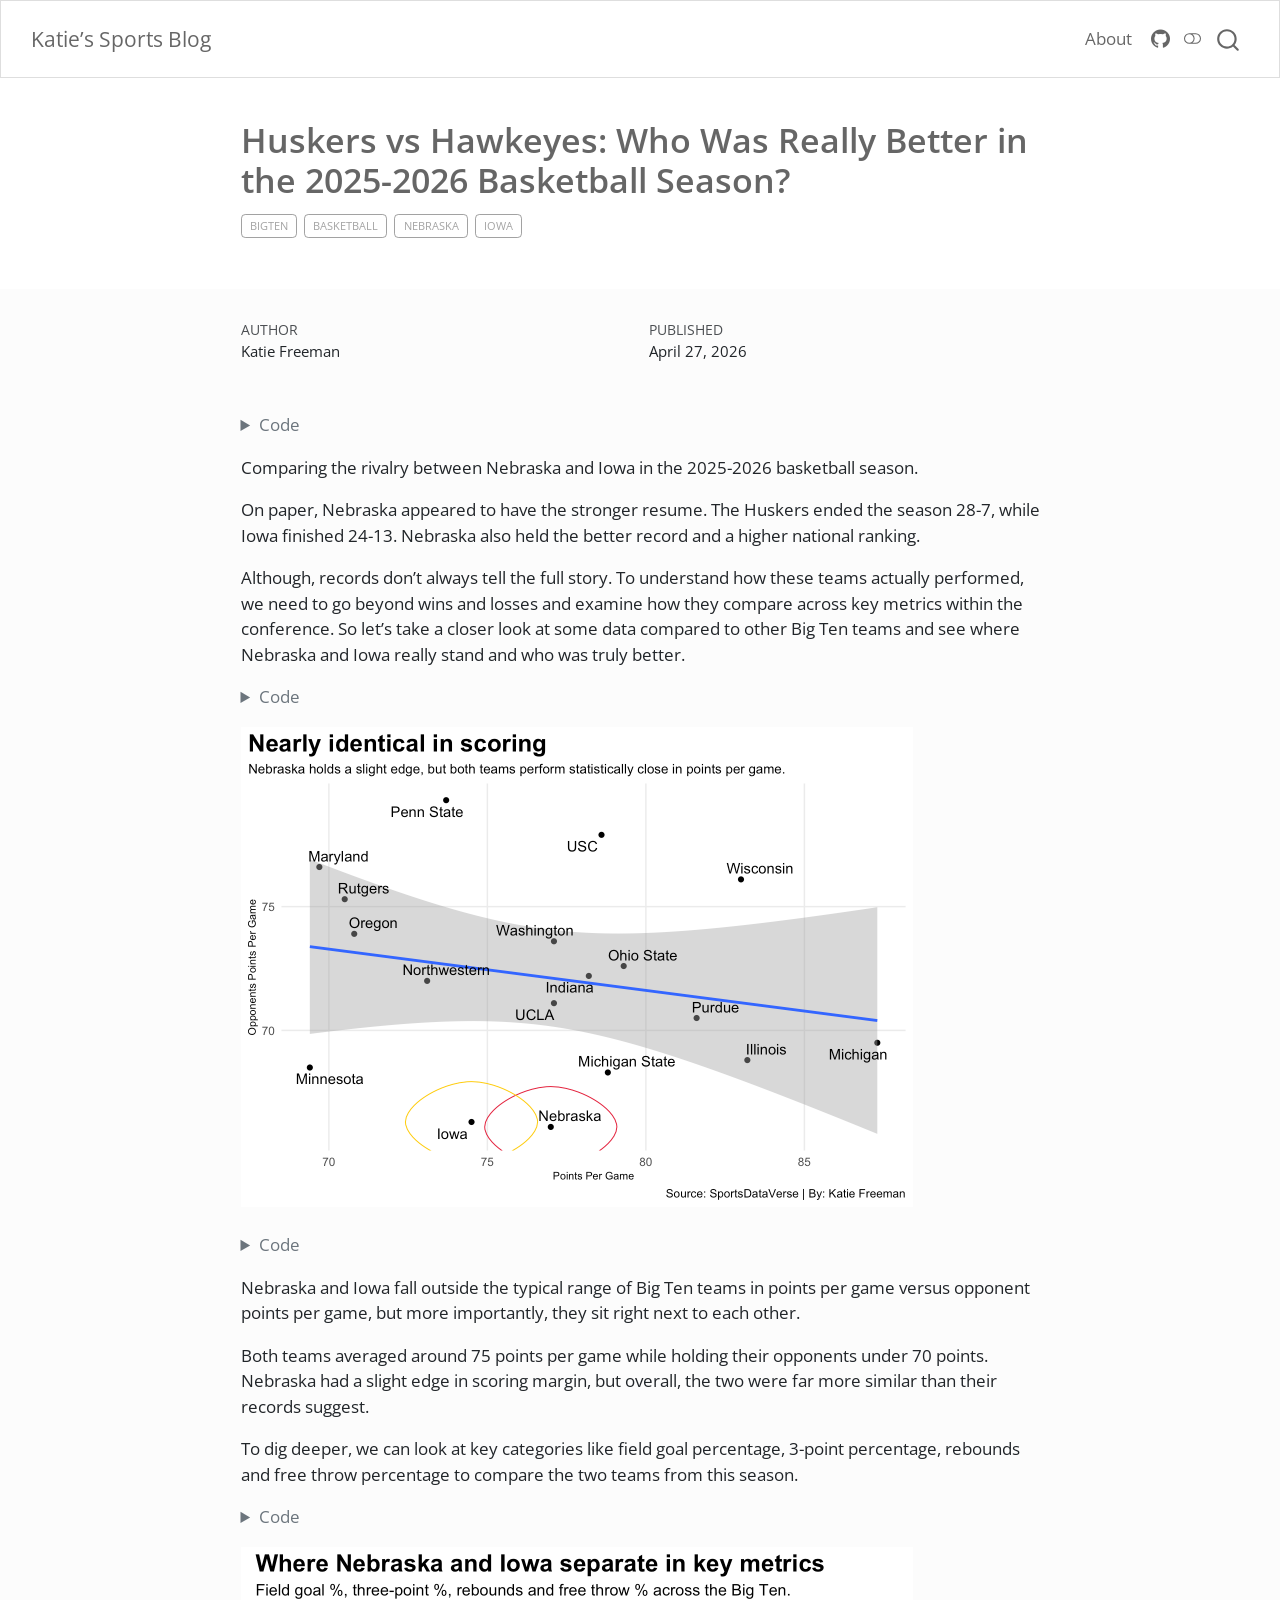
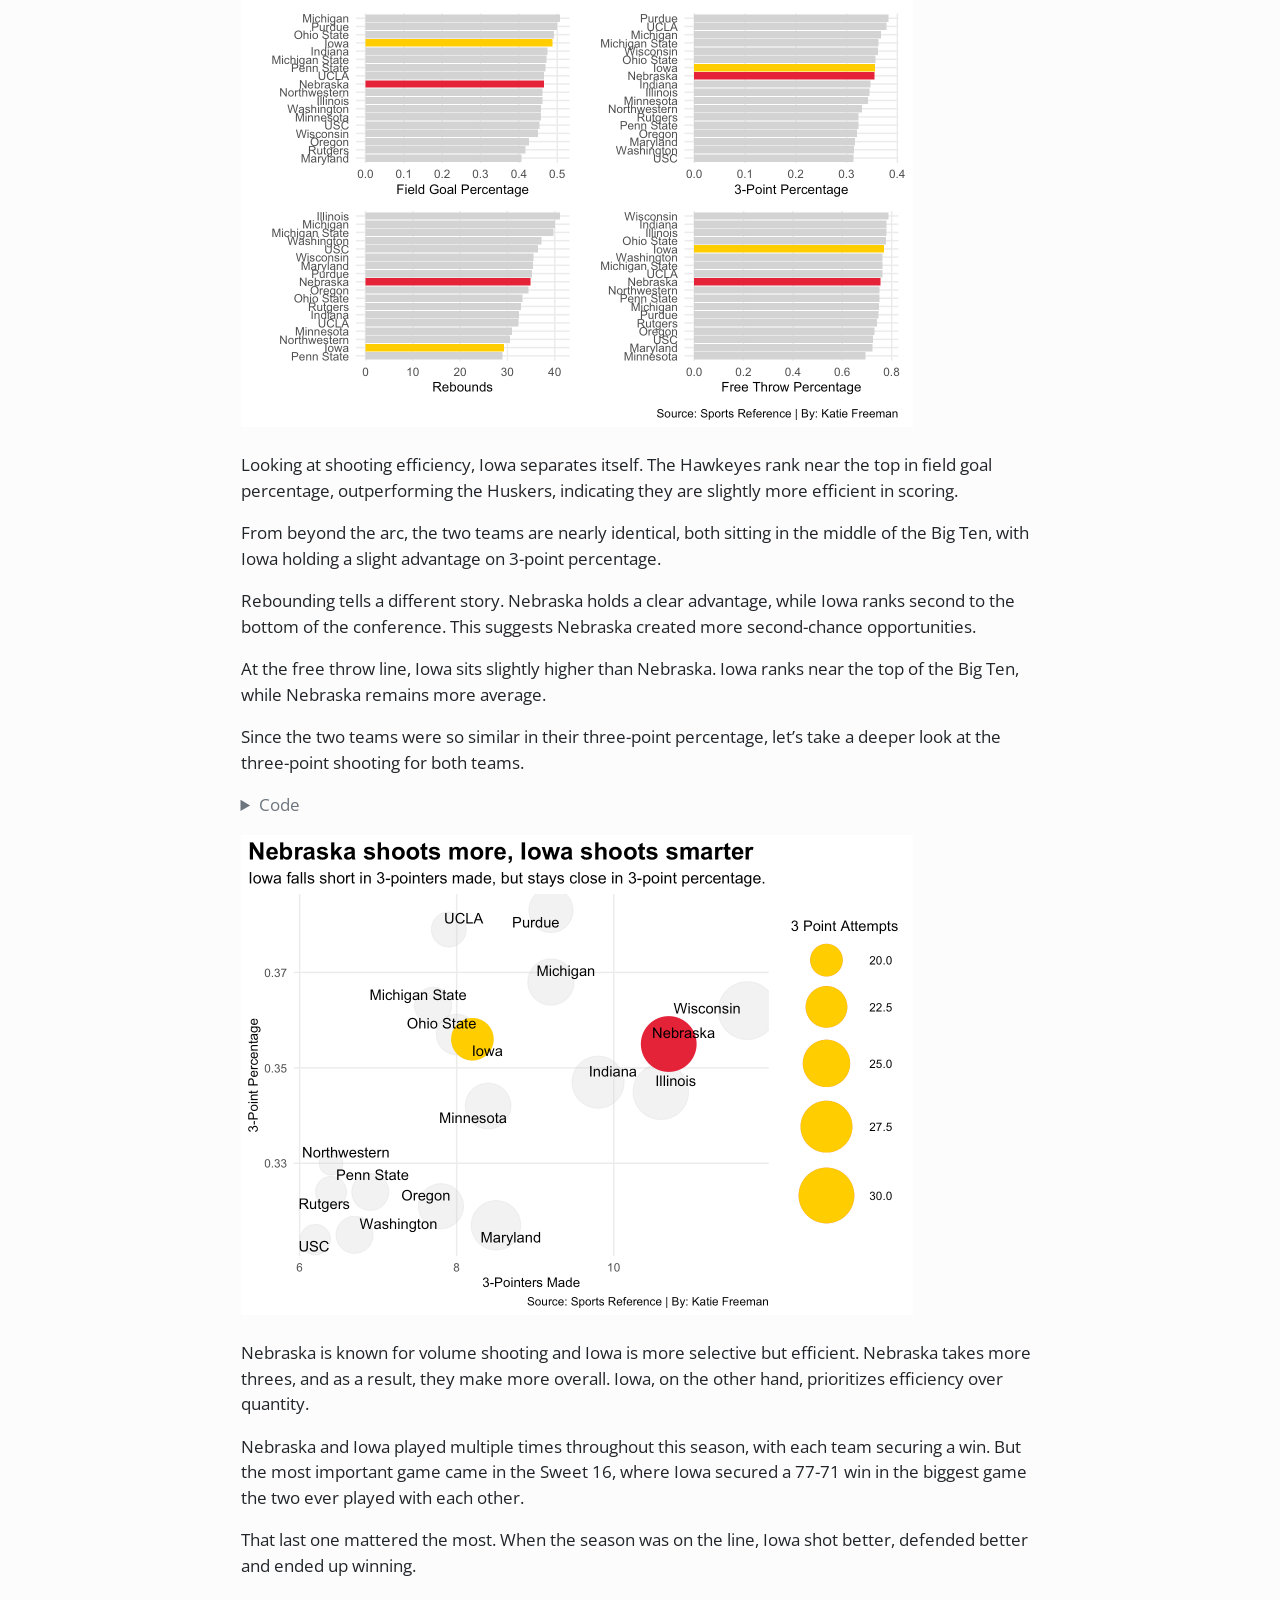
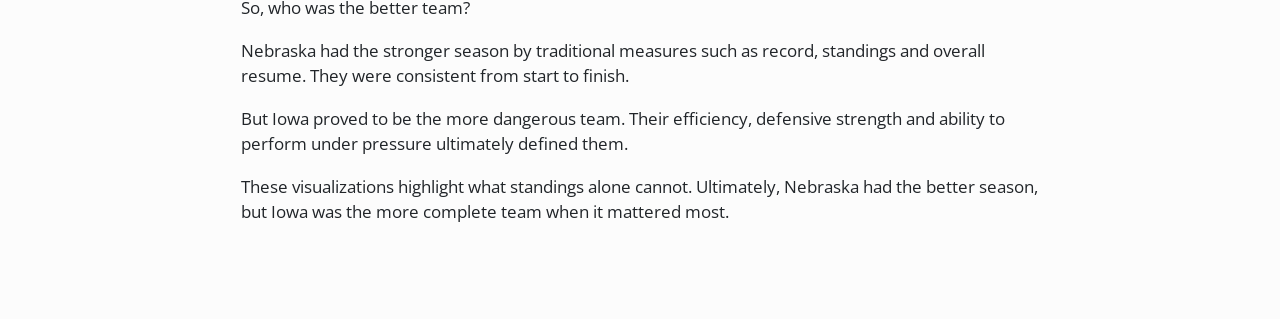
<file: posts/nebraska-iowa-mens-basketball/index.html>
<!DOCTYPE html>
<html xmlns="http://www.w3.org/1999/xhtml" lang="en" xml:lang="en"><head>

<meta charset="utf-8">
<meta name="generator" content="quarto-1.9.36">

<meta name="viewport" content="width=device-width, initial-scale=1.0, user-scalable=yes">

<meta name="author" content="Katie Freeman">
<meta name="dcterms.date" content="2026-04-27">

<title>Huskers vs Hawkeyes: Who Was Really Better in the 2025-2026 Basketball Season? – Katie’s Sports Blog</title>
<style>
/* Default styles provided by pandoc.
** See https://pandoc.org/MANUAL.html#variables-for-html for config info.
*/
code{white-space: pre-wrap;}
span.smallcaps{font-variant: small-caps;}
div.columns{display: flex; gap: min(4vw, 1.5em);}
div.column{flex: auto; overflow-x: auto;}
div.hanging-indent{margin-left: 1.5em; text-indent: -1.5em;}
ul.task-list{list-style: none;}
ul.task-list li input[type="checkbox"] {
  width: 0.8em;
  margin: 0 0.8em 0.2em -1em; /* quarto-specific, see https://github.com/quarto-dev/quarto-cli/issues/4556 */ 
  vertical-align: middle;
}
/* CSS for syntax highlighting */
html { -webkit-text-size-adjust: 100%; }
pre > code.sourceCode { white-space: pre; position: relative; }
pre > code.sourceCode > span { display: inline-block; line-height: 1.25; }
pre > code.sourceCode > span:empty { height: 1.2em; }
.sourceCode { overflow: visible; }
code.sourceCode > span { color: inherit; text-decoration: inherit; }
div.sourceCode { margin: 1em 0; }
pre.sourceCode { margin: 0; }
@media screen {
div.sourceCode { overflow: auto; }
}
@media print {
pre > code.sourceCode { white-space: pre-wrap; }
pre > code.sourceCode > span { text-indent: -5em; padding-left: 5em; }
}
pre.numberSource code
  { counter-reset: source-line 0; }
pre.numberSource code > span
  { position: relative; left: -4em; counter-increment: source-line; }
pre.numberSource code > span > a:first-child::before
  { content: counter(source-line);
    position: relative; left: -1em; text-align: right; vertical-align: baseline;
    border: none; display: inline-block;
    -webkit-touch-callout: none; -webkit-user-select: none;
    -khtml-user-select: none; -moz-user-select: none;
    -ms-user-select: none; user-select: none;
    padding: 0 4px; width: 4em;
  }
pre.numberSource { margin-left: 3em;  padding-left: 4px; }
div.sourceCode
  {   }
@media screen {
pre > code.sourceCode > span > a:first-child::before { text-decoration: underline; }
}
</style>


<script src="../../site_libs/quarto-nav/quarto-nav.js"></script>
<script src="../../site_libs/quarto-nav/headroom.min.js"></script>
<script src="../../site_libs/clipboard/clipboard.min.js"></script>
<script src="../../site_libs/quarto-search/autocomplete.umd.js"></script>
<script src="../../site_libs/quarto-search/fuse.min.js"></script>
<script src="../../site_libs/quarto-search/quarto-search.js"></script>
<meta name="quarto:offset" content="../../">
<link href="../../logo.png" rel="icon" type="image/png">
<script src="../../site_libs/quarto-html/quarto.js" type="module"></script>
<script src="../../site_libs/quarto-html/tabsets/tabsets.js" type="module"></script>
<script src="../../site_libs/quarto-html/popper.min.js"></script>
<script src="../../site_libs/quarto-html/tippy.umd.min.js"></script>
<script src="../../site_libs/quarto-html/anchor.min.js"></script>
<link href="../../site_libs/quarto-html/tippy.css" rel="stylesheet">
<link href="../../site_libs/quarto-html/quarto-syntax-highlighting-845c23b38eaddc0f92fda52bfe77a8c8.css" rel="stylesheet" class="quarto-color-scheme" id="quarto-text-highlighting-styles">
<link href="../../site_libs/quarto-html/quarto-syntax-highlighting-dark-f418161beb48e0141c760e455f12af2c.css" rel="stylesheet" class="quarto-color-scheme quarto-color-alternate" id="quarto-text-highlighting-styles">
<link href="../../site_libs/quarto-html/quarto-syntax-highlighting-845c23b38eaddc0f92fda52bfe77a8c8.css" rel="stylesheet" class="quarto-color-scheme-extra" id="quarto-text-highlighting-styles">
<script src="../../site_libs/bootstrap/bootstrap.min.js"></script>
<link href="../../site_libs/bootstrap/bootstrap-icons.css" rel="stylesheet">
<link href="../../site_libs/bootstrap/bootstrap-6ec840b0bba7ebbecc6939516f9f53fd.min.css" rel="stylesheet" append-hash="true" class="quarto-color-scheme" id="quarto-bootstrap" data-mode="light">
<link href="../../site_libs/bootstrap/bootstrap-dark-ee6fb9e022dbbfe6301e3596814e4b09.min.css" rel="stylesheet" append-hash="true" class="quarto-color-scheme quarto-color-alternate" id="quarto-bootstrap" data-mode="light">
<link href="../../site_libs/bootstrap/bootstrap-6ec840b0bba7ebbecc6939516f9f53fd.min.css" rel="stylesheet" append-hash="true" class="quarto-color-scheme-extra" id="quarto-bootstrap" data-mode="light">
<script id="quarto-search-options" type="application/json">{
  "location": "navbar",
  "copy-button": false,
  "collapse-after": 3,
  "panel-placement": "end",
  "type": "overlay",
  "limit": 50,
  "keyboard-shortcut": [
    "f",
    "/",
    "s"
  ],
  "show-item-context": false,
  "language": {
    "search-no-results-text": "No results",
    "search-matching-documents-text": "matching documents",
    "search-copy-link-title": "Copy link to search",
    "search-hide-matches-text": "Hide additional matches",
    "search-more-match-text": "more match in this document",
    "search-more-matches-text": "more matches in this document",
    "search-clear-button-title": "Clear",
    "search-text-placeholder": "",
    "search-detached-cancel-button-title": "Cancel",
    "search-submit-button-title": "Submit",
    "search-label": "Search"
  }
}</script>


<link rel="stylesheet" href="../../styles.css">
</head>

<body class="nav-fixed fullcontent quarto-light"><script id="quarto-html-before-body" type="application/javascript">
    const toggleBodyColorMode = (bsSheetEl) => {
      const mode = bsSheetEl.getAttribute("data-mode");
      const bodyEl = window.document.querySelector("body");
      if (mode === "dark") {
        bodyEl.classList.add("quarto-dark");
        bodyEl.classList.remove("quarto-light");
      } else {
        bodyEl.classList.add("quarto-light");
        bodyEl.classList.remove("quarto-dark");
      }
    }
    const toggleBodyColorPrimary = () => {
      const bsSheetEl = window.document.querySelector("link#quarto-bootstrap:not([rel=disabled-stylesheet])");
      if (bsSheetEl) {
        toggleBodyColorMode(bsSheetEl);
      }
    }
    const setColorSchemeToggle = (alternate) => {
      const toggles = window.document.querySelectorAll('.quarto-color-scheme-toggle');
      for (let i=0; i < toggles.length; i++) {
        const toggle = toggles[i];
        if (toggle) {
          if (alternate) {
            toggle.classList.add("alternate");
          } else {
            toggle.classList.remove("alternate");
          }
        }
      }
    };
    const toggleColorMode = (alternate) => {
      // Switch the stylesheets
      const primaryStylesheets = window.document.querySelectorAll('link.quarto-color-scheme:not(.quarto-color-alternate)');
      const alternateStylesheets = window.document.querySelectorAll('link.quarto-color-scheme.quarto-color-alternate');
      manageTransitions('#quarto-margin-sidebar .nav-link', false);
      if (alternate) {
        // note: dark is layered on light, we don't disable primary!
        enableStylesheet(alternateStylesheets);
        for (const sheetNode of alternateStylesheets) {
          if (sheetNode.id === "quarto-bootstrap") {
            toggleBodyColorMode(sheetNode);
          }
        }
      } else {
        disableStylesheet(alternateStylesheets);
        enableStylesheet(primaryStylesheets)
        toggleBodyColorPrimary();
      }
      manageTransitions('#quarto-margin-sidebar .nav-link', true);
      // Switch the toggles
      setColorSchemeToggle(alternate)
      // Hack to workaround the fact that safari doesn't
      // properly recolor the scrollbar when toggling (#1455)
      if (navigator.userAgent.indexOf('Safari') > 0 && navigator.userAgent.indexOf('Chrome') == -1) {
        manageTransitions("body", false);
        window.scrollTo(0, 1);
        setTimeout(() => {
          window.scrollTo(0, 0);
          manageTransitions("body", true);
        }, 40);
      }
    }
    const disableStylesheet = (stylesheets) => {
      for (let i=0; i < stylesheets.length; i++) {
        const stylesheet = stylesheets[i];
        stylesheet.rel = 'disabled-stylesheet';
      }
    }
    const enableStylesheet = (stylesheets) => {
      for (let i=0; i < stylesheets.length; i++) {
        const stylesheet = stylesheets[i];
        if(stylesheet.rel !== 'stylesheet') { // for Chrome, which will still FOUC without this check
          stylesheet.rel = 'stylesheet';
        }
      }
    }
    const manageTransitions = (selector, allowTransitions) => {
      const els = window.document.querySelectorAll(selector);
      for (let i=0; i < els.length; i++) {
        const el = els[i];
        if (allowTransitions) {
          el.classList.remove('notransition');
        } else {
          el.classList.add('notransition');
        }
      }
    }
    const isFileUrl = () => {
      return window.location.protocol === 'file:';
    }
    const hasAlternateSentinel = () => {
      let styleSentinel = getColorSchemeSentinel();
      if (styleSentinel !== null) {
        return styleSentinel === "alternate";
      } else {
        return false;
      }
    }
    const setStyleSentinel = (alternate) => {
      const value = alternate ? "alternate" : "default";
      if (!isFileUrl()) {
        window.localStorage.setItem("quarto-color-scheme", value);
      } else {
        localAlternateSentinel = value;
      }
    }
    const getColorSchemeSentinel = () => {
      if (!isFileUrl()) {
        const storageValue = window.localStorage.getItem("quarto-color-scheme");
        return storageValue != null ? storageValue : localAlternateSentinel;
      } else {
        return localAlternateSentinel;
      }
    }
    const toggleGiscusIfUsed = (isAlternate, darkModeDefault) => {
      const baseTheme = document.querySelector('#giscus-base-theme')?.value ?? 'light';
      const alternateTheme = document.querySelector('#giscus-alt-theme')?.value ?? 'dark';
      let newTheme = '';
      if(authorPrefersDark) {
        newTheme = isAlternate ? baseTheme : alternateTheme;
      } else {
        newTheme = isAlternate ? alternateTheme : baseTheme;
      }
      const changeGiscusTheme = () => {
        // From: https://github.com/giscus/giscus/issues/336
        const sendMessage = (message) => {
          const iframe = document.querySelector('iframe.giscus-frame');
          if (!iframe) return;
          iframe.contentWindow.postMessage({ giscus: message }, 'https://giscus.app');
        }
        sendMessage({
          setConfig: {
            theme: newTheme
          }
        });
      }
      const isGiscussLoaded = window.document.querySelector('iframe.giscus-frame') !== null;
      if (isGiscussLoaded) {
        changeGiscusTheme();
      }
    };
    const authorPrefersDark = false;
    const darkModeDefault = authorPrefersDark;
      document.querySelector('link#quarto-text-highlighting-styles.quarto-color-scheme-extra').rel = 'disabled-stylesheet';
      document.querySelector('link#quarto-bootstrap.quarto-color-scheme-extra').rel = 'disabled-stylesheet';
    let localAlternateSentinel = darkModeDefault ? 'alternate' : 'default';
    // Dark / light mode switch
    window.quartoToggleColorScheme = () => {
      // Read the current dark / light value
      let toAlternate = !hasAlternateSentinel();
      toggleColorMode(toAlternate);
      setStyleSentinel(toAlternate);
      toggleGiscusIfUsed(toAlternate, darkModeDefault);
      window.dispatchEvent(new Event('resize'));
    };
    // Switch to dark mode if need be
    if (hasAlternateSentinel()) {
      toggleColorMode(true);
    } else {
      toggleColorMode(false);
    }
  </script>

<div id="quarto-search-results"></div>
  <header id="quarto-header" class="headroom fixed-top quarto-banner">
    <nav class="navbar navbar-expand-lg " data-bs-theme="dark">
      <div class="navbar-container container-fluid">
      <div class="navbar-brand-container mx-auto">
    <a class="navbar-brand" href="../../index.html">
    <span class="navbar-title">Katie’s Sports Blog</span>
    </a>
  </div>
            <div id="quarto-search" class="" title="Search"></div>
          <button class="navbar-toggler" type="button" data-bs-toggle="collapse" data-bs-target="#navbarCollapse" aria-controls="navbarCollapse" role="menu" aria-expanded="false" aria-label="Toggle navigation" onclick="if (window.quartoToggleHeadroom) { window.quartoToggleHeadroom(); }">
  <span class="navbar-toggler-icon"></span>
</button>
          <div class="collapse navbar-collapse" id="navbarCollapse">
            <ul class="navbar-nav navbar-nav-scroll ms-auto">
  <li class="nav-item">
    <a class="nav-link" href="../../about.html"> 
<span class="menu-text">About</span></a>
  </li>  
  <li class="nav-item compact">
    <a class="nav-link" href="https://github.com/katiefreeman06"> <i class="bi bi-github" role="img">
</i> 
<span class="menu-text"></span></a>
  </li>  
</ul>
          </div> <!-- /navcollapse -->
            <div class="quarto-navbar-tools">
  <a href="" class="quarto-color-scheme-toggle quarto-navigation-tool  px-1" onclick="window.quartoToggleColorScheme(); return false;" title="Toggle dark mode"><i class="bi"></i></a>
</div>
      </div> <!-- /container-fluid -->
    </nav>
</header>
<!-- content -->
<header id="title-block-header" class="quarto-title-block default page-columns page-full">
  <div class="quarto-title-banner page-columns page-full">
    <div class="quarto-title column-body">
      <h1 class="title">Huskers vs Hawkeyes: Who Was Really Better in the 2025-2026 Basketball Season?</h1>
                                <div class="quarto-categories">
                <div class="quarto-category">bigten</div>
                <div class="quarto-category">basketball</div>
                <div class="quarto-category">nebraska</div>
                <div class="quarto-category">iowa</div>
              </div>
                  </div>
  </div>
    
  
  <div class="quarto-title-meta">

      <div>
      <div class="quarto-title-meta-heading">Author</div>
      <div class="quarto-title-meta-contents">
               <p>Katie Freeman </p>
            </div>
    </div>
      
      <div>
      <div class="quarto-title-meta-heading">Published</div>
      <div class="quarto-title-meta-contents">
        <p class="date">April 27, 2026</p>
      </div>
    </div>
    
      
    </div>
    
  
  </header><div id="quarto-content" class="quarto-container page-columns page-rows-contents page-layout-article page-navbar">
<!-- sidebar -->
<!-- margin-sidebar -->
    
<!-- main -->
<main class="content quarto-banner-title-block" id="quarto-document-content">






<div class="cell">
<details class="code-fold">
<summary>Code</summary>
<div class="code-copy-outer-scaffold"><div class="sourceCode cell-code" id="cb1"><pre class="sourceCode r code-with-copy"><code class="sourceCode r"><span id="cb1-1"><a href="#cb1-1" aria-hidden="true" tabindex="-1"></a><span class="fu">library</span>(tidyverse)</span>
<span id="cb1-2"><a href="#cb1-2" aria-hidden="true" tabindex="-1"></a><span class="fu">library</span>(patchwork)</span>
<span id="cb1-3"><a href="#cb1-3" aria-hidden="true" tabindex="-1"></a><span class="fu">library</span>(ggrepel)</span>
<span id="cb1-4"><a href="#cb1-4" aria-hidden="true" tabindex="-1"></a><span class="fu">library</span>(ggalt)</span></code></pre></div><button title="Copy to Clipboard" class="code-copy-button"><i class="bi"></i></button></div>
</details>
</div>
<p>Comparing the rivalry between Nebraska and Iowa in the 2025-2026 basketball season.</p>
<p>On paper, Nebraska appeared to have the stronger resume. The Huskers ended the season 28-7, while Iowa finished 24-13. Nebraska also held the better record and a higher national ranking.</p>
<p>Although, records don’t always tell the full story. To understand how these teams actually performed, we need to go beyond wins and losses and examine how they compare across key metrics within the conference. So let’s take a closer look at some data compared to other Big Ten teams and see where Nebraska and Iowa really stand and who was truly better.</p>
<div class="cell">
<details class="code-fold">
<summary>Code</summary>
<div class="code-copy-outer-scaffold"><div class="sourceCode cell-code" id="cb2"><pre class="sourceCode r code-with-copy"><code class="sourceCode r"><span id="cb2-1"><a href="#cb2-1" aria-hidden="true" tabindex="-1"></a>bigten <span class="ot">&lt;-</span> <span class="fu">read_csv</span>(<span class="st">"data/bigtenstats2526.csv"</span>)</span>
<span id="cb2-2"><a href="#cb2-2" aria-hidden="true" tabindex="-1"></a></span>
<span id="cb2-3"><a href="#cb2-3" aria-hidden="true" tabindex="-1"></a>nu <span class="ot">&lt;-</span> bigten <span class="sc">|&gt;</span></span>
<span id="cb2-4"><a href="#cb2-4" aria-hidden="true" tabindex="-1"></a>  <span class="fu">filter</span>(School <span class="sc">==</span> <span class="st">"Nebraska"</span>)</span>
<span id="cb2-5"><a href="#cb2-5" aria-hidden="true" tabindex="-1"></a></span>
<span id="cb2-6"><a href="#cb2-6" aria-hidden="true" tabindex="-1"></a>ia <span class="ot">&lt;-</span> bigten <span class="sc">|&gt;</span></span>
<span id="cb2-7"><a href="#cb2-7" aria-hidden="true" tabindex="-1"></a>  <span class="fu">filter</span>(School <span class="sc">==</span> <span class="st">"Iowa"</span>)</span>
<span id="cb2-8"><a href="#cb2-8" aria-hidden="true" tabindex="-1"></a></span>
<span id="cb2-9"><a href="#cb2-9" aria-hidden="true" tabindex="-1"></a><span class="fu">ggplot</span>() <span class="sc">+</span></span>
<span id="cb2-10"><a href="#cb2-10" aria-hidden="true" tabindex="-1"></a>  <span class="fu">geom_point</span>(<span class="at">data=</span>bigten, <span class="fu">aes</span>(<span class="at">x=</span>PTS, <span class="at">y=</span>Opp_PTS)) <span class="sc">+</span></span>
<span id="cb2-11"><a href="#cb2-11" aria-hidden="true" tabindex="-1"></a>  <span class="fu">geom_smooth</span>(<span class="at">data=</span>bigten, <span class="fu">aes</span>(<span class="at">x=</span>PTS, <span class="at">y=</span>Opp_PTS), <span class="at">method=</span><span class="st">"lm"</span>) <span class="sc">+</span></span>
<span id="cb2-12"><a href="#cb2-12" aria-hidden="true" tabindex="-1"></a>  <span class="fu">geom_text_repel</span>(<span class="at">data=</span>bigten, <span class="fu">aes</span>(<span class="at">x=</span>PTS, <span class="at">y=</span>Opp_PTS, <span class="at">label=</span>School)) <span class="sc">+</span></span>
<span id="cb2-13"><a href="#cb2-13" aria-hidden="true" tabindex="-1"></a>  <span class="fu">geom_encircle</span>(<span class="at">data=</span>nu, <span class="fu">aes</span>(<span class="at">x=</span>PTS, <span class="at">y=</span>Opp_PTS), <span class="at">s_shape=</span>.<span class="dv">01</span>, <span class="at">expand=</span>.<span class="dv">01</span>, <span class="at">color=</span><span class="st">"#e41c38"</span>) <span class="sc">+</span></span>
<span id="cb2-14"><a href="#cb2-14" aria-hidden="true" tabindex="-1"></a>  <span class="fu">geom_encircle</span>(<span class="at">data=</span>ia, <span class="fu">aes</span>(<span class="at">x=</span>PTS, <span class="at">y=</span>Opp_PTS), <span class="at">s_shape=</span>.<span class="dv">01</span>, <span class="at">expand=</span>.<span class="dv">01</span>, <span class="at">color=</span><span class="st">"#FFCD00"</span>) <span class="sc">+</span></span>
<span id="cb2-15"><a href="#cb2-15" aria-hidden="true" tabindex="-1"></a>  <span class="fu">labs</span>(</span>
<span id="cb2-16"><a href="#cb2-16" aria-hidden="true" tabindex="-1"></a>    <span class="at">x=</span><span class="st">"Points Per Game"</span>, </span>
<span id="cb2-17"><a href="#cb2-17" aria-hidden="true" tabindex="-1"></a>    <span class="at">y=</span><span class="st">"Opponents Points Per Game"</span>, </span>
<span id="cb2-18"><a href="#cb2-18" aria-hidden="true" tabindex="-1"></a>    <span class="at">title=</span><span class="st">"Nearly identical in scoring"</span>, </span>
<span id="cb2-19"><a href="#cb2-19" aria-hidden="true" tabindex="-1"></a>    <span class="at">subtitle=</span><span class="st">"Nebraska holds a slight edge, but both teams perform statistically close in points per game."</span>, </span>
<span id="cb2-20"><a href="#cb2-20" aria-hidden="true" tabindex="-1"></a>    <span class="at">caption=</span><span class="st">"Source: SportsDataVerse | By: Katie Freeman"</span></span>
<span id="cb2-21"><a href="#cb2-21" aria-hidden="true" tabindex="-1"></a>    ) <span class="sc">+</span></span>
<span id="cb2-22"><a href="#cb2-22" aria-hidden="true" tabindex="-1"></a>  <span class="fu">theme_minimal</span>() <span class="sc">+</span> </span>
<span id="cb2-23"><a href="#cb2-23" aria-hidden="true" tabindex="-1"></a>  <span class="fu">theme</span>(</span>
<span id="cb2-24"><a href="#cb2-24" aria-hidden="true" tabindex="-1"></a>    <span class="at">plot.title =</span> <span class="fu">element_text</span>(<span class="at">size =</span> <span class="dv">18</span>, <span class="at">face =</span> <span class="st">"bold"</span>),</span>
<span id="cb2-25"><a href="#cb2-25" aria-hidden="true" tabindex="-1"></a>    <span class="at">axis.title =</span> <span class="fu">element_text</span>(<span class="at">size =</span> <span class="dv">8</span>), </span>
<span id="cb2-26"><a href="#cb2-26" aria-hidden="true" tabindex="-1"></a>    <span class="at">plot.subtitle =</span> <span class="fu">element_text</span>(<span class="at">size=</span><span class="dv">10</span>), </span>
<span id="cb2-27"><a href="#cb2-27" aria-hidden="true" tabindex="-1"></a>    <span class="at">panel.grid.minor =</span> <span class="fu">element_blank</span>(),</span>
<span id="cb2-28"><a href="#cb2-28" aria-hidden="true" tabindex="-1"></a>    <span class="at">plot.title.position =</span> <span class="st">"plot"</span></span>
<span id="cb2-29"><a href="#cb2-29" aria-hidden="true" tabindex="-1"></a>    ) </span></code></pre></div><button title="Copy to Clipboard" class="code-copy-button"><i class="bi"></i></button></div>
</details>
<div class="cell-output-display">
<div>
<figure class="figure">
<p><img src="index_files/figure-html/unnamed-chunk-2-1.png" class="img-fluid figure-img" width="672"></p>
</figure>
</div>
</div>
<details class="code-fold">
<summary>Code</summary>
<div class="code-copy-outer-scaffold"><div class="sourceCode cell-code" id="cb3"><pre class="sourceCode r code-with-copy"><code class="sourceCode r"><span id="cb3-1"><a href="#cb3-1" aria-hidden="true" tabindex="-1"></a><span class="fu">ggsave</span>(<span class="st">"image.png"</span>)</span></code></pre></div><button title="Copy to Clipboard" class="code-copy-button"><i class="bi"></i></button></div>
</details>
</div>
<p>Nebraska and Iowa fall outside the typical range of Big Ten teams in points per game versus opponent points per game, but more importantly, they sit right next to each other.</p>
<p>Both teams averaged around 75 points per game while holding their opponents under 70 points. Nebraska had a slight edge in scoring margin, but overall, the two were far more similar than their records suggest.</p>
<p>To dig deeper, we can look at key categories like field goal percentage, 3-point percentage, rebounds and free throw percentage to compare the two teams from this season.</p>
<div class="cell">
<details class="code-fold">
<summary>Code</summary>
<div class="code-copy-outer-scaffold"><div class="sourceCode cell-code" id="cb4"><pre class="sourceCode r code-with-copy"><code class="sourceCode r"><span id="cb4-1"><a href="#cb4-1" aria-hidden="true" tabindex="-1"></a>bar1 <span class="ot">&lt;-</span> <span class="fu">ggplot</span>() <span class="sc">+</span></span>
<span id="cb4-2"><a href="#cb4-2" aria-hidden="true" tabindex="-1"></a>  <span class="fu">geom_bar</span>(<span class="at">data=</span>bigten, <span class="fu">aes</span>(<span class="at">x=</span><span class="fu">reorder</span>(School, <span class="st">`</span><span class="at">FG%</span><span class="st">`</span>), <span class="at">weight=</span><span class="st">`</span><span class="at">FG%</span><span class="st">`</span>), <span class="at">fill=</span><span class="st">"lightgrey"</span>) <span class="sc">+</span></span>
<span id="cb4-3"><a href="#cb4-3" aria-hidden="true" tabindex="-1"></a>  <span class="fu">geom_bar</span>(<span class="at">data=</span>nu, <span class="fu">aes</span>(<span class="at">x=</span><span class="fu">reorder</span>(School, <span class="st">`</span><span class="at">FG%</span><span class="st">`</span>), <span class="at">weight=</span><span class="st">`</span><span class="at">FG%</span><span class="st">`</span>), <span class="at">fill=</span><span class="st">"#e41c38"</span>) <span class="sc">+</span></span>
<span id="cb4-4"><a href="#cb4-4" aria-hidden="true" tabindex="-1"></a>  <span class="fu">geom_bar</span>(<span class="at">data=</span>ia, <span class="fu">aes</span>(<span class="at">x=</span><span class="fu">reorder</span>(School, <span class="st">`</span><span class="at">FG%</span><span class="st">`</span>), <span class="at">weight=</span><span class="st">`</span><span class="at">FG%</span><span class="st">`</span>), <span class="at">fill=</span><span class="st">"#FFCD00"</span>) <span class="sc">+</span></span>
<span id="cb4-5"><a href="#cb4-5" aria-hidden="true" tabindex="-1"></a>  <span class="fu">coord_flip</span>() <span class="sc">+</span></span>
<span id="cb4-6"><a href="#cb4-6" aria-hidden="true" tabindex="-1"></a>  <span class="fu">labs</span>(</span>
<span id="cb4-7"><a href="#cb4-7" aria-hidden="true" tabindex="-1"></a>    <span class="at">x=</span><span class="st">""</span>,</span>
<span id="cb4-8"><a href="#cb4-8" aria-hidden="true" tabindex="-1"></a>    <span class="at">y=</span><span class="st">"Field Goal Percentage"</span></span>
<span id="cb4-9"><a href="#cb4-9" aria-hidden="true" tabindex="-1"></a>  ) <span class="sc">+</span></span>
<span id="cb4-10"><a href="#cb4-10" aria-hidden="true" tabindex="-1"></a>  <span class="fu">theme_minimal</span>()</span>
<span id="cb4-11"><a href="#cb4-11" aria-hidden="true" tabindex="-1"></a>           </span>
<span id="cb4-12"><a href="#cb4-12" aria-hidden="true" tabindex="-1"></a>bar2 <span class="ot">&lt;-</span> <span class="fu">ggplot</span>() <span class="sc">+</span></span>
<span id="cb4-13"><a href="#cb4-13" aria-hidden="true" tabindex="-1"></a>  <span class="fu">geom_bar</span>(<span class="at">data=</span>bigten, <span class="fu">aes</span>(<span class="at">x=</span><span class="fu">reorder</span>(School, <span class="st">`</span><span class="at">3P%</span><span class="st">`</span>), <span class="at">weight=</span><span class="st">`</span><span class="at">3P%</span><span class="st">`</span>), <span class="at">fill=</span><span class="st">"lightgrey"</span>) <span class="sc">+</span></span>
<span id="cb4-14"><a href="#cb4-14" aria-hidden="true" tabindex="-1"></a>  <span class="fu">geom_bar</span>(<span class="at">data=</span>nu, <span class="fu">aes</span>(<span class="at">x=</span><span class="fu">reorder</span>(School, <span class="st">`</span><span class="at">3P%</span><span class="st">`</span>), <span class="at">weight=</span><span class="st">`</span><span class="at">3P%</span><span class="st">`</span>), <span class="at">fill=</span><span class="st">"#e41c38"</span>) <span class="sc">+</span></span>
<span id="cb4-15"><a href="#cb4-15" aria-hidden="true" tabindex="-1"></a>  <span class="fu">geom_bar</span>(<span class="at">data=</span>ia, <span class="fu">aes</span>(<span class="at">x=</span><span class="fu">reorder</span>(School, <span class="st">`</span><span class="at">3P%</span><span class="st">`</span>), <span class="at">weight=</span><span class="st">`</span><span class="at">3P%</span><span class="st">`</span>), <span class="at">fill=</span><span class="st">"#FFCD00"</span>) <span class="sc">+</span></span>
<span id="cb4-16"><a href="#cb4-16" aria-hidden="true" tabindex="-1"></a>  <span class="fu">coord_flip</span>() <span class="sc">+</span></span>
<span id="cb4-17"><a href="#cb4-17" aria-hidden="true" tabindex="-1"></a>  <span class="fu">labs</span>(</span>
<span id="cb4-18"><a href="#cb4-18" aria-hidden="true" tabindex="-1"></a>    <span class="at">x=</span><span class="st">""</span>,</span>
<span id="cb4-19"><a href="#cb4-19" aria-hidden="true" tabindex="-1"></a>    <span class="at">y=</span><span class="st">"3-Point Percentage"</span></span>
<span id="cb4-20"><a href="#cb4-20" aria-hidden="true" tabindex="-1"></a>  ) <span class="sc">+</span></span>
<span id="cb4-21"><a href="#cb4-21" aria-hidden="true" tabindex="-1"></a>  <span class="fu">theme_minimal</span>()</span>
<span id="cb4-22"><a href="#cb4-22" aria-hidden="true" tabindex="-1"></a>  </span>
<span id="cb4-23"><a href="#cb4-23" aria-hidden="true" tabindex="-1"></a>bar3 <span class="ot">&lt;-</span> <span class="fu">ggplot</span>() <span class="sc">+</span></span>
<span id="cb4-24"><a href="#cb4-24" aria-hidden="true" tabindex="-1"></a>  <span class="fu">geom_bar</span>(<span class="at">data=</span>bigten, <span class="fu">aes</span>(<span class="at">x=</span><span class="fu">reorder</span>(School, TRB), <span class="at">weight=</span>TRB), <span class="at">fill=</span><span class="st">"lightgrey"</span>) <span class="sc">+</span></span>
<span id="cb4-25"><a href="#cb4-25" aria-hidden="true" tabindex="-1"></a>  <span class="fu">geom_bar</span>(<span class="at">data=</span>nu, <span class="fu">aes</span>(<span class="at">x=</span><span class="fu">reorder</span>(School, TRB), <span class="at">weight=</span>TRB), <span class="at">fill=</span><span class="st">"#e41c38"</span>) <span class="sc">+</span></span>
<span id="cb4-26"><a href="#cb4-26" aria-hidden="true" tabindex="-1"></a>  <span class="fu">geom_bar</span>(<span class="at">data=</span>ia, <span class="fu">aes</span>(<span class="at">x=</span><span class="fu">reorder</span>(School, TRB), <span class="at">weight=</span>TRB), <span class="at">fill=</span><span class="st">"#FFCD00"</span>) <span class="sc">+</span></span>
<span id="cb4-27"><a href="#cb4-27" aria-hidden="true" tabindex="-1"></a>  <span class="fu">coord_flip</span>() <span class="sc">+</span></span>
<span id="cb4-28"><a href="#cb4-28" aria-hidden="true" tabindex="-1"></a>  <span class="fu">labs</span>(</span>
<span id="cb4-29"><a href="#cb4-29" aria-hidden="true" tabindex="-1"></a>    <span class="at">x=</span><span class="st">""</span>,</span>
<span id="cb4-30"><a href="#cb4-30" aria-hidden="true" tabindex="-1"></a>    <span class="at">y=</span><span class="st">"Rebounds"</span></span>
<span id="cb4-31"><a href="#cb4-31" aria-hidden="true" tabindex="-1"></a>  ) <span class="sc">+</span></span>
<span id="cb4-32"><a href="#cb4-32" aria-hidden="true" tabindex="-1"></a>  <span class="fu">theme_minimal</span>()</span>
<span id="cb4-33"><a href="#cb4-33" aria-hidden="true" tabindex="-1"></a>  </span>
<span id="cb4-34"><a href="#cb4-34" aria-hidden="true" tabindex="-1"></a>bar4 <span class="ot">&lt;-</span> <span class="fu">ggplot</span>() <span class="sc">+</span></span>
<span id="cb4-35"><a href="#cb4-35" aria-hidden="true" tabindex="-1"></a>  <span class="fu">geom_bar</span>(<span class="at">data=</span>bigten, <span class="fu">aes</span>(<span class="at">x=</span><span class="fu">reorder</span>(School, <span class="st">`</span><span class="at">FT%</span><span class="st">`</span>), <span class="at">weight=</span><span class="st">`</span><span class="at">FT%</span><span class="st">`</span>), <span class="at">fill=</span><span class="st">"lightgrey"</span>) <span class="sc">+</span></span>
<span id="cb4-36"><a href="#cb4-36" aria-hidden="true" tabindex="-1"></a>  <span class="fu">geom_bar</span>(<span class="at">data=</span>nu, <span class="fu">aes</span>(<span class="at">x=</span><span class="fu">reorder</span>(School, <span class="st">`</span><span class="at">FT%</span><span class="st">`</span>), <span class="at">weight=</span><span class="st">`</span><span class="at">FT%</span><span class="st">`</span>), <span class="at">fill=</span><span class="st">"#e41c38"</span>) <span class="sc">+</span></span>
<span id="cb4-37"><a href="#cb4-37" aria-hidden="true" tabindex="-1"></a>  <span class="fu">geom_bar</span>(<span class="at">data=</span>ia, <span class="fu">aes</span>(<span class="at">x=</span><span class="fu">reorder</span>(School, <span class="st">`</span><span class="at">FT%</span><span class="st">`</span>), <span class="at">weight=</span><span class="st">`</span><span class="at">FT%</span><span class="st">`</span>), <span class="at">fill=</span><span class="st">"#FFCD00"</span>) <span class="sc">+</span></span>
<span id="cb4-38"><a href="#cb4-38" aria-hidden="true" tabindex="-1"></a>  <span class="fu">coord_flip</span>() <span class="sc">+</span></span>
<span id="cb4-39"><a href="#cb4-39" aria-hidden="true" tabindex="-1"></a>  <span class="fu">labs</span>(</span>
<span id="cb4-40"><a href="#cb4-40" aria-hidden="true" tabindex="-1"></a>    <span class="at">x=</span><span class="st">""</span>,</span>
<span id="cb4-41"><a href="#cb4-41" aria-hidden="true" tabindex="-1"></a>    <span class="at">y=</span><span class="st">"Free Throw Percentage"</span></span>
<span id="cb4-42"><a href="#cb4-42" aria-hidden="true" tabindex="-1"></a>  ) <span class="sc">+</span></span>
<span id="cb4-43"><a href="#cb4-43" aria-hidden="true" tabindex="-1"></a>  <span class="fu">theme_minimal</span>()</span>
<span id="cb4-44"><a href="#cb4-44" aria-hidden="true" tabindex="-1"></a></span>
<span id="cb4-45"><a href="#cb4-45" aria-hidden="true" tabindex="-1"></a>bar1 <span class="sc">+</span> bar2 <span class="sc">+</span> bar3 <span class="sc">+</span> bar4 <span class="sc">+</span></span>
<span id="cb4-46"><a href="#cb4-46" aria-hidden="true" tabindex="-1"></a>  <span class="fu">plot_annotation</span>(</span>
<span id="cb4-47"><a href="#cb4-47" aria-hidden="true" tabindex="-1"></a>    <span class="at">title =</span> <span class="st">"Where Nebraska and Iowa separate in key metrics"</span>,</span>
<span id="cb4-48"><a href="#cb4-48" aria-hidden="true" tabindex="-1"></a>    <span class="at">subtitle =</span> <span class="st">"Field goal %, three-point %, rebounds and free throw % across the Big Ten."</span>,</span>
<span id="cb4-49"><a href="#cb4-49" aria-hidden="true" tabindex="-1"></a>    <span class="at">caption =</span> <span class="st">"Source: Sports Reference | By: Katie Freeman"</span></span>
<span id="cb4-50"><a href="#cb4-50" aria-hidden="true" tabindex="-1"></a>  ) <span class="sc">&amp;</span> </span>
<span id="cb4-51"><a href="#cb4-51" aria-hidden="true" tabindex="-1"></a>  <span class="fu">theme</span>(</span>
<span id="cb4-52"><a href="#cb4-52" aria-hidden="true" tabindex="-1"></a>    <span class="at">plot.title =</span> <span class="fu">element_text</span>(<span class="at">size =</span> <span class="dv">18</span>, <span class="at">face =</span> <span class="st">"bold"</span>),</span>
<span id="cb4-53"><a href="#cb4-53" aria-hidden="true" tabindex="-1"></a>    <span class="at">axis.title =</span> <span class="fu">element_text</span>(<span class="at">size =</span> <span class="dv">10</span>), </span>
<span id="cb4-54"><a href="#cb4-54" aria-hidden="true" tabindex="-1"></a>    <span class="at">plot.subtitle =</span> <span class="fu">element_text</span>(<span class="at">size=</span><span class="dv">12</span>), </span>
<span id="cb4-55"><a href="#cb4-55" aria-hidden="true" tabindex="-1"></a>    <span class="at">panel.grid.minor =</span> <span class="fu">element_blank</span>()</span>
<span id="cb4-56"><a href="#cb4-56" aria-hidden="true" tabindex="-1"></a>  )</span></code></pre></div><button title="Copy to Clipboard" class="code-copy-button"><i class="bi"></i></button></div>
</details>
<div class="cell-output-display">
<div>
<figure class="figure">
<p><img src="index_files/figure-html/unnamed-chunk-3-1.png" class="img-fluid figure-img" width="672"></p>
</figure>
</div>
</div>
</div>
<p>Looking at shooting efficiency, Iowa separates itself. The Hawkeyes rank near the top in field goal percentage, outperforming the Huskers, indicating they are slightly more efficient in scoring.</p>
<p>From beyond the arc, the two teams are nearly identical, both sitting in the middle of the Big Ten, with Iowa holding a slight advantage on 3-point percentage.</p>
<p>Rebounding tells a different story. Nebraska holds a clear advantage, while Iowa ranks second to the bottom of the conference. This suggests Nebraska created more second-chance opportunities.</p>
<p>At the free throw line, Iowa sits slightly higher than Nebraska. Iowa ranks near the top of the Big Ten, while Nebraska remains more average.</p>
<p>Since the two teams were so similar in their three-point percentage, let’s take a deeper look at the three-point shooting for both teams.</p>
<div class="cell">
<details class="code-fold">
<summary>Code</summary>
<div class="code-copy-outer-scaffold"><div class="sourceCode cell-code" id="cb5"><pre class="sourceCode r code-with-copy"><code class="sourceCode r"><span id="cb5-1"><a href="#cb5-1" aria-hidden="true" tabindex="-1"></a><span class="fu">ggplot</span>() <span class="sc">+</span></span>
<span id="cb5-2"><a href="#cb5-2" aria-hidden="true" tabindex="-1"></a>  <span class="fu">geom_point</span>(</span>
<span id="cb5-3"><a href="#cb5-3" aria-hidden="true" tabindex="-1"></a>    <span class="at">data=</span>bigten,</span>
<span id="cb5-4"><a href="#cb5-4" aria-hidden="true" tabindex="-1"></a>    <span class="fu">aes</span>(<span class="at">x=</span><span class="st">`</span><span class="at">3P</span><span class="st">`</span>, <span class="at">y=</span><span class="st">`</span><span class="at">3P%</span><span class="st">`</span>, <span class="at">size=</span><span class="st">`</span><span class="at">3PA</span><span class="st">`</span>),</span>
<span id="cb5-5"><a href="#cb5-5" aria-hidden="true" tabindex="-1"></a>    <span class="at">color=</span><span class="st">"lightgrey"</span>,</span>
<span id="cb5-6"><a href="#cb5-6" aria-hidden="true" tabindex="-1"></a>    <span class="at">alpha =</span> .<span class="dv">3</span>) <span class="sc">+</span></span>
<span id="cb5-7"><a href="#cb5-7" aria-hidden="true" tabindex="-1"></a>  <span class="fu">geom_point</span>(</span>
<span id="cb5-8"><a href="#cb5-8" aria-hidden="true" tabindex="-1"></a>    <span class="at">data=</span>nu,</span>
<span id="cb5-9"><a href="#cb5-9" aria-hidden="true" tabindex="-1"></a>    <span class="fu">aes</span>(<span class="at">x=</span><span class="st">`</span><span class="at">3P</span><span class="st">`</span>, <span class="at">y=</span><span class="st">`</span><span class="at">3P%</span><span class="st">`</span>, <span class="at">size=</span><span class="st">`</span><span class="at">3PA</span><span class="st">`</span>),</span>
<span id="cb5-10"><a href="#cb5-10" aria-hidden="true" tabindex="-1"></a>    <span class="at">color=</span><span class="st">"#e41c38"</span>,</span>
<span id="cb5-11"><a href="#cb5-11" aria-hidden="true" tabindex="-1"></a>  ) <span class="sc">+</span></span>
<span id="cb5-12"><a href="#cb5-12" aria-hidden="true" tabindex="-1"></a>  <span class="fu">geom_point</span>(</span>
<span id="cb5-13"><a href="#cb5-13" aria-hidden="true" tabindex="-1"></a>    <span class="at">data=</span>ia, </span>
<span id="cb5-14"><a href="#cb5-14" aria-hidden="true" tabindex="-1"></a>    <span class="fu">aes</span>(<span class="at">x=</span><span class="st">`</span><span class="at">3P</span><span class="st">`</span>, <span class="at">y=</span><span class="st">`</span><span class="at">3P%</span><span class="st">`</span>, <span class="at">size=</span><span class="st">`</span><span class="at">3PA</span><span class="st">`</span>),</span>
<span id="cb5-15"><a href="#cb5-15" aria-hidden="true" tabindex="-1"></a>    <span class="at">color=</span><span class="st">"#FFCD00"</span>,</span>
<span id="cb5-16"><a href="#cb5-16" aria-hidden="true" tabindex="-1"></a>  ) <span class="sc">+</span></span>
<span id="cb5-17"><a href="#cb5-17" aria-hidden="true" tabindex="-1"></a>  <span class="fu">scale_size</span>(<span class="at">range =</span> <span class="fu">c</span>(<span class="dv">8</span>,<span class="dv">20</span>), <span class="at">name=</span><span class="st">"3 Point Attempts"</span>) <span class="sc">+</span></span>
<span id="cb5-18"><a href="#cb5-18" aria-hidden="true" tabindex="-1"></a>    <span class="fu">geom_text_repel</span>(</span>
<span id="cb5-19"><a href="#cb5-19" aria-hidden="true" tabindex="-1"></a>      <span class="at">data=</span>bigten,</span>
<span id="cb5-20"><a href="#cb5-20" aria-hidden="true" tabindex="-1"></a>      <span class="fu">aes</span>(<span class="at">x=</span><span class="st">`</span><span class="at">3P</span><span class="st">`</span>, <span class="at">y=</span><span class="st">`</span><span class="at">3P%</span><span class="st">`</span>, <span class="at">label=</span>School)</span>
<span id="cb5-21"><a href="#cb5-21" aria-hidden="true" tabindex="-1"></a>    ) <span class="sc">+</span></span>
<span id="cb5-22"><a href="#cb5-22" aria-hidden="true" tabindex="-1"></a><span class="fu">labs</span>(</span>
<span id="cb5-23"><a href="#cb5-23" aria-hidden="true" tabindex="-1"></a>    <span class="at">x=</span><span class="st">"3-Pointers Made"</span>, </span>
<span id="cb5-24"><a href="#cb5-24" aria-hidden="true" tabindex="-1"></a>    <span class="at">y=</span><span class="st">"3-Point Percentage"</span>, </span>
<span id="cb5-25"><a href="#cb5-25" aria-hidden="true" tabindex="-1"></a>    <span class="at">title=</span><span class="st">"Nebraska shoots more, Iowa shoots smarter"</span>, </span>
<span id="cb5-26"><a href="#cb5-26" aria-hidden="true" tabindex="-1"></a>    <span class="at">subtitle=</span><span class="st">"Iowa falls short in 3-pointers made, but stays close in 3-point percentage."</span>, </span>
<span id="cb5-27"><a href="#cb5-27" aria-hidden="true" tabindex="-1"></a>    <span class="at">caption=</span><span class="st">"Source: Sports Reference | By: Katie Freeman"</span></span>
<span id="cb5-28"><a href="#cb5-28" aria-hidden="true" tabindex="-1"></a>    ) <span class="sc">+</span></span>
<span id="cb5-29"><a href="#cb5-29" aria-hidden="true" tabindex="-1"></a>  <span class="fu">theme_minimal</span>() <span class="sc">+</span> </span>
<span id="cb5-30"><a href="#cb5-30" aria-hidden="true" tabindex="-1"></a>  <span class="fu">theme</span>(</span>
<span id="cb5-31"><a href="#cb5-31" aria-hidden="true" tabindex="-1"></a>    <span class="at">plot.title =</span> <span class="fu">element_text</span>(<span class="at">size =</span> <span class="dv">18</span>, <span class="at">face =</span> <span class="st">"bold"</span>),</span>
<span id="cb5-32"><a href="#cb5-32" aria-hidden="true" tabindex="-1"></a>    <span class="at">axis.title =</span> <span class="fu">element_text</span>(<span class="at">size =</span> <span class="dv">10</span>), </span>
<span id="cb5-33"><a href="#cb5-33" aria-hidden="true" tabindex="-1"></a>    <span class="at">plot.subtitle =</span> <span class="fu">element_text</span>(<span class="at">size=</span><span class="dv">12</span>), </span>
<span id="cb5-34"><a href="#cb5-34" aria-hidden="true" tabindex="-1"></a>    <span class="at">panel.grid.minor =</span> <span class="fu">element_blank</span>(),</span>
<span id="cb5-35"><a href="#cb5-35" aria-hidden="true" tabindex="-1"></a>    <span class="at">plot.title.position =</span> <span class="st">"plot"</span>)</span></code></pre></div><button title="Copy to Clipboard" class="code-copy-button"><i class="bi"></i></button></div>
</details>
<div class="cell-output-display">
<div>
<figure class="figure">
<p><img src="index_files/figure-html/unnamed-chunk-4-1.png" class="img-fluid figure-img" width="672"></p>
</figure>
</div>
</div>
</div>
<p>Nebraska is known for volume shooting and Iowa is more selective but efficient. Nebraska takes more threes, and as a result, they make more overall. Iowa, on the other hand, prioritizes efficiency over quantity.</p>
<p>Nebraska and Iowa played multiple times throughout this season, with each team securing a win. But the most important game came in the Sweet 16, where Iowa secured a 77-71 win in the biggest game the two ever played with each other.</p>
<p>That last one mattered the most. When the season was on the line, Iowa shot better, defended better and ended up winning.</p>
<p>So, who was the better team?</p>
<p>Nebraska had the stronger season by traditional measures such as record, standings and overall resume. They were consistent from start to finish.</p>
<p>But Iowa proved to be the more dangerous team. Their efficiency, defensive strength and ability to perform under pressure ultimately defined them.</p>
<p>These visualizations highlight what standings alone cannot. Ultimately, Nebraska had the better season, but Iowa was the more complete team when it mattered most.</p>



</main> <!-- /main -->
<script id="quarto-html-after-body" type="application/javascript">
  window.document.addEventListener("DOMContentLoaded", function (event) {
    // Ensure there is a toggle, if there isn't float one in the top right
    if (window.document.querySelector('.quarto-color-scheme-toggle') === null) {
      const a = window.document.createElement('a');
      a.classList.add('top-right');
      a.classList.add('quarto-color-scheme-toggle');
      a.href = "";
      a.onclick = function() { try { window.quartoToggleColorScheme(); } catch {} return false; };
      const i = window.document.createElement("i");
      i.classList.add('bi');
      a.appendChild(i);
      window.document.body.appendChild(a);
    }
    setColorSchemeToggle(hasAlternateSentinel())
    const icon = "";
    const anchorJS = new window.AnchorJS();
    anchorJS.options = {
      placement: 'right',
      icon: icon
    };
    anchorJS.add('.anchored');
    const isCodeAnnotation = (el) => {
      for (const clz of el.classList) {
        if (clz.startsWith('code-annotation-')) {                     
          return true;
        }
      }
      return false;
    }
    const onCopySuccess = function(e) {
      // button target
      const button = e.trigger;
      // don't keep focus
      button.blur();
      // flash "checked"
      button.classList.add('code-copy-button-checked');
      var currentTitle = button.getAttribute("title");
      button.setAttribute("title", "Copied!");
      let tooltip;
      if (window.bootstrap) {
        button.setAttribute("data-bs-toggle", "tooltip");
        button.setAttribute("data-bs-placement", "left");
        button.setAttribute("data-bs-title", "Copied!");
        tooltip = new bootstrap.Tooltip(button, 
          { trigger: "manual", 
            customClass: "code-copy-button-tooltip",
            offset: [0, -8]});
        tooltip.show();    
      }
      setTimeout(function() {
        if (tooltip) {
          tooltip.hide();
          button.removeAttribute("data-bs-title");
          button.removeAttribute("data-bs-toggle");
          button.removeAttribute("data-bs-placement");
        }
        button.setAttribute("title", currentTitle);
        button.classList.remove('code-copy-button-checked');
      }, 1000);
      // clear code selection
      e.clearSelection();
    }
    const getTextToCopy = function(trigger) {
      const outerScaffold = trigger.parentElement.cloneNode(true);
      const codeEl = outerScaffold.querySelector('code');
      for (const childEl of codeEl.children) {
        if (isCodeAnnotation(childEl)) {
          childEl.remove();
        }
      }
      return codeEl.innerText;
    }
    const clipboard = new window.ClipboardJS('.code-copy-button:not([data-in-quarto-modal])', {
      text: getTextToCopy
    });
    clipboard.on('success', onCopySuccess);
    if (window.document.getElementById('quarto-embedded-source-code-modal')) {
      const clipboardModal = new window.ClipboardJS('.code-copy-button[data-in-quarto-modal]', {
        text: getTextToCopy,
        container: window.document.getElementById('quarto-embedded-source-code-modal')
      });
      clipboardModal.on('success', onCopySuccess);
    }
      var localhostRegex = new RegExp(/^(?:http|https):\/\/localhost\:?[0-9]*\//);
      var mailtoRegex = new RegExp(/^mailto:/);
        var filterRegex = new RegExp('/' + window.location.host + '/');
      var isInternal = (href) => {
          return filterRegex.test(href) || localhostRegex.test(href) || mailtoRegex.test(href);
      }
      // Inspect non-navigation links and adorn them if external
     var links = window.document.querySelectorAll('a[href]:not(.nav-link):not(.navbar-brand):not(.toc-action):not(.sidebar-link):not(.sidebar-item-toggle):not(.pagination-link):not(.no-external):not([aria-hidden]):not(.dropdown-item):not(.quarto-navigation-tool):not(.about-link)');
      for (var i=0; i<links.length; i++) {
        const link = links[i];
        if (!isInternal(link.href)) {
          // undo the damage that might have been done by quarto-nav.js in the case of
          // links that we want to consider external
          if (link.dataset.originalHref !== undefined) {
            link.href = link.dataset.originalHref;
          }
        }
      }
    function tippyHover(el, contentFn, onTriggerFn, onUntriggerFn) {
      const config = {
        allowHTML: true,
        maxWidth: 500,
        delay: 100,
        arrow: false,
        appendTo: function(el) {
            return el.parentElement;
        },
        interactive: true,
        interactiveBorder: 10,
        theme: 'quarto',
        placement: 'bottom-start',
      };
      if (contentFn) {
        config.content = contentFn;
      }
      if (onTriggerFn) {
        config.onTrigger = onTriggerFn;
      }
      if (onUntriggerFn) {
        config.onUntrigger = onUntriggerFn;
      }
      window.tippy(el, config); 
    }
    const noterefs = window.document.querySelectorAll('a[role="doc-noteref"]');
    for (var i=0; i<noterefs.length; i++) {
      const ref = noterefs[i];
      tippyHover(ref, function() {
        // use id or data attribute instead here
        let href = ref.getAttribute('data-footnote-href') || ref.getAttribute('href');
        try { href = new URL(href).hash; } catch {}
        const id = href.replace(/^#\/?/, "");
        const note = window.document.getElementById(id);
        if (note) {
          return note.innerHTML;
        } else {
          return "";
        }
      });
    }
    const xrefs = window.document.querySelectorAll('a.quarto-xref');
    const processXRef = (id, note) => {
      // Strip column container classes
      const stripColumnClz = (el) => {
        el.classList.remove("page-full", "page-columns");
        if (el.children) {
          for (const child of el.children) {
            stripColumnClz(child);
          }
        }
      }
      stripColumnClz(note)
      if (id === null || id.startsWith('sec-')) {
        // Special case sections, only their first couple elements
        const container = document.createElement("div");
        if (note.children && note.children.length > 2) {
          container.appendChild(note.children[0].cloneNode(true));
          for (let i = 1; i < note.children.length; i++) {
            const child = note.children[i];
            if (child.tagName === "P" && child.innerText === "") {
              continue;
            } else {
              container.appendChild(child.cloneNode(true));
              break;
            }
          }
          if (window.Quarto?.typesetMath) {
            window.Quarto.typesetMath(container);
          }
          return container.innerHTML
        } else {
          if (window.Quarto?.typesetMath) {
            window.Quarto.typesetMath(note);
          }
          return note.innerHTML;
        }
      } else {
        // Remove any anchor links if they are present
        const anchorLink = note.querySelector('a.anchorjs-link');
        if (anchorLink) {
          anchorLink.remove();
        }
        if (window.Quarto?.typesetMath) {
          window.Quarto.typesetMath(note);
        }
        if (note.classList.contains("callout")) {
          return note.outerHTML;
        } else {
          return note.innerHTML;
        }
      }
    }
    for (var i=0; i<xrefs.length; i++) {
      const xref = xrefs[i];
      tippyHover(xref, undefined, function(instance) {
        instance.disable();
        let url = xref.getAttribute('href');
        let hash = undefined; 
        if (url.startsWith('#')) {
          hash = url;
        } else {
          try { hash = new URL(url).hash; } catch {}
        }
        if (hash) {
          const id = hash.replace(/^#\/?/, "");
          const note = window.document.getElementById(id);
          if (note !== null) {
            try {
              const html = processXRef(id, note.cloneNode(true));
              instance.setContent(html);
            } finally {
              instance.enable();
              instance.show();
            }
          } else {
            // See if we can fetch this
            fetch(url.split('#')[0])
            .then(res => res.text())
            .then(html => {
              const parser = new DOMParser();
              const htmlDoc = parser.parseFromString(html, "text/html");
              const note = htmlDoc.getElementById(id);
              if (note !== null) {
                const html = processXRef(id, note);
                instance.setContent(html);
              } 
            }).finally(() => {
              instance.enable();
              instance.show();
            });
          }
        } else {
          // See if we can fetch a full url (with no hash to target)
          // This is a special case and we should probably do some content thinning / targeting
          fetch(url)
          .then(res => res.text())
          .then(html => {
            const parser = new DOMParser();
            const htmlDoc = parser.parseFromString(html, "text/html");
            const note = htmlDoc.querySelector('main.content');
            if (note !== null) {
              // This should only happen for chapter cross references
              // (since there is no id in the URL)
              // remove the first header
              if (note.children.length > 0 && note.children[0].tagName === "HEADER") {
                note.children[0].remove();
              }
              const html = processXRef(null, note);
              instance.setContent(html);
            } 
          }).finally(() => {
            instance.enable();
            instance.show();
          });
        }
      }, function(instance) {
      });
    }
        let selectedAnnoteEl;
        const selectorForAnnotation = ( cell, annotation) => {
          let cellAttr = 'data-code-cell="' + cell + '"';
          let lineAttr = 'data-code-annotation="' +  annotation + '"';
          const selector = 'span[' + cellAttr + '][' + lineAttr + ']';
          return selector;
        }
        const selectCodeLines = (annoteEl) => {
          const doc = window.document;
          const targetCell = annoteEl.getAttribute("data-target-cell");
          const targetAnnotation = annoteEl.getAttribute("data-target-annotation");
          const annoteSpan = window.document.querySelector(selectorForAnnotation(targetCell, targetAnnotation));
          const lines = annoteSpan.getAttribute("data-code-lines").split(",");
          const lineIds = lines.map((line) => {
            return targetCell + "-" + line;
          })
          let top = null;
          let height = null;
          let parent = null;
          if (lineIds.length > 0) {
              //compute the position of the single el (top and bottom and make a div)
              const el = window.document.getElementById(lineIds[0]);
              top = el.offsetTop;
              height = el.offsetHeight;
              parent = el.parentElement.parentElement;
            if (lineIds.length > 1) {
              const lastEl = window.document.getElementById(lineIds[lineIds.length - 1]);
              const bottom = lastEl.offsetTop + lastEl.offsetHeight;
              height = bottom - top;
            }
            if (top !== null && height !== null && parent !== null) {
              // cook up a div (if necessary) and position it 
              let div = window.document.getElementById("code-annotation-line-highlight");
              if (div === null) {
                div = window.document.createElement("div");
                div.setAttribute("id", "code-annotation-line-highlight");
                div.style.position = 'absolute';
                parent.appendChild(div);
              }
              div.style.top = top - 2 + "px";
              div.style.height = height + 4 + "px";
              div.style.left = 0;
              let gutterDiv = window.document.getElementById("code-annotation-line-highlight-gutter");
              if (gutterDiv === null) {
                gutterDiv = window.document.createElement("div");
                gutterDiv.setAttribute("id", "code-annotation-line-highlight-gutter");
                gutterDiv.style.position = 'absolute';
                const codeCell = window.document.getElementById(targetCell);
                const gutter = codeCell.querySelector('.code-annotation-gutter');
                gutter.appendChild(gutterDiv);
              }
              gutterDiv.style.top = top - 2 + "px";
              gutterDiv.style.height = height + 4 + "px";
            }
            selectedAnnoteEl = annoteEl;
          }
        };
        const unselectCodeLines = () => {
          const elementsIds = ["code-annotation-line-highlight", "code-annotation-line-highlight-gutter"];
          elementsIds.forEach((elId) => {
            const div = window.document.getElementById(elId);
            if (div) {
              div.remove();
            }
          });
          selectedAnnoteEl = undefined;
        };
          // Handle positioning of the toggle
      window.addEventListener(
        "resize",
        throttle(() => {
          elRect = undefined;
          if (selectedAnnoteEl) {
            selectCodeLines(selectedAnnoteEl);
          }
        }, 10)
      );
      function throttle(fn, ms) {
      let throttle = false;
      let timer;
        return (...args) => {
          if(!throttle) { // first call gets through
              fn.apply(this, args);
              throttle = true;
          } else { // all the others get throttled
              if(timer) clearTimeout(timer); // cancel #2
              timer = setTimeout(() => {
                fn.apply(this, args);
                timer = throttle = false;
              }, ms);
          }
        };
      }
        // Attach click handler to the DT
        const annoteDls = window.document.querySelectorAll('dt[data-target-cell]');
        for (const annoteDlNode of annoteDls) {
          annoteDlNode.addEventListener('click', (event) => {
            const clickedEl = event.target;
            if (clickedEl !== selectedAnnoteEl) {
              unselectCodeLines();
              const activeEl = window.document.querySelector('dt[data-target-cell].code-annotation-active');
              if (activeEl) {
                activeEl.classList.remove('code-annotation-active');
              }
              selectCodeLines(clickedEl);
              clickedEl.classList.add('code-annotation-active');
            } else {
              // Unselect the line
              unselectCodeLines();
              clickedEl.classList.remove('code-annotation-active');
            }
          });
        }
    const findCites = (el) => {
      const parentEl = el.parentElement;
      if (parentEl) {
        const cites = parentEl.dataset.cites;
        if (cites) {
          return {
            el,
            cites: cites.split(' ')
          };
        } else {
          return findCites(el.parentElement)
        }
      } else {
        return undefined;
      }
    };
    var bibliorefs = window.document.querySelectorAll('a[role="doc-biblioref"]');
    for (var i=0; i<bibliorefs.length; i++) {
      const ref = bibliorefs[i];
      const citeInfo = findCites(ref);
      if (citeInfo) {
        tippyHover(citeInfo.el, function() {
          var popup = window.document.createElement('div');
          citeInfo.cites.forEach(function(cite) {
            var citeDiv = window.document.createElement('div');
            citeDiv.classList.add('hanging-indent');
            citeDiv.classList.add('csl-entry');
            var biblioDiv = window.document.getElementById('ref-' + cite);
            if (biblioDiv) {
              citeDiv.innerHTML = biblioDiv.innerHTML;
            }
            popup.appendChild(citeDiv);
          });
          return popup.innerHTML;
        });
      }
    }
  });
  </script>
</div> <!-- /content -->




</body></html>
</file>
<file: site_libs/quarto-html/tippy.css>
.tippy-box[data-animation=fade][data-state=hidden]{opacity:0}[data-tippy-root]{max-width:calc(100vw - 10px)}.tippy-box{position:relative;background-color:#333;color:#fff;border-radius:4px;font-size:14px;line-height:1.4;white-space:normal;outline:0;transition-property:transform,visibility,opacity}.tippy-box[data-placement^=top]>.tippy-arrow{bottom:0}.tippy-box[data-placement^=top]>.tippy-arrow:before{bottom:-7px;left:0;border-width:8px 8px 0;border-top-color:initial;transform-origin:center top}.tippy-box[data-placement^=bottom]>.tippy-arrow{top:0}.tippy-box[data-placement^=bottom]>.tippy-arrow:before{top:-7px;left:0;border-width:0 8px 8px;border-bottom-color:initial;transform-origin:center bottom}.tippy-box[data-placement^=left]>.tippy-arrow{right:0}.tippy-box[data-placement^=left]>.tippy-arrow:before{border-width:8px 0 8px 8px;border-left-color:initial;right:-7px;transform-origin:center left}.tippy-box[data-placement^=right]>.tippy-arrow{left:0}.tippy-box[data-placement^=right]>.tippy-arrow:before{left:-7px;border-width:8px 8px 8px 0;border-right-color:initial;transform-origin:center right}.tippy-box[data-inertia][data-state=visible]{transition-timing-function:cubic-bezier(.54,1.5,.38,1.11)}.tippy-arrow{width:16px;height:16px;color:#333}.tippy-arrow:before{content:"";position:absolute;border-color:transparent;border-style:solid}.tippy-content{position:relative;padding:5px 9px;z-index:1}
</file>
<file: site_libs/quarto-html/quarto-syntax-highlighting-845c23b38eaddc0f92fda52bfe77a8c8.css>
/* quarto syntax highlight colors */
:root {
  --quarto-hl-ot-color: #003B4F;
  --quarto-hl-at-color: #657422;
  --quarto-hl-ss-color: #20794D;
  --quarto-hl-an-color: #5E5E5E;
  --quarto-hl-fu-color: #4758AB;
  --quarto-hl-st-color: #20794D;
  --quarto-hl-cf-color: #003B4F;
  --quarto-hl-op-color: #5E5E5E;
  --quarto-hl-er-color: #AD0000;
  --quarto-hl-bn-color: #AD0000;
  --quarto-hl-al-color: #AD0000;
  --quarto-hl-va-color: #111111;
  --quarto-hl-bu-color: inherit;
  --quarto-hl-ex-color: inherit;
  --quarto-hl-pp-color: #AD0000;
  --quarto-hl-in-color: #5E5E5E;
  --quarto-hl-vs-color: #20794D;
  --quarto-hl-wa-color: #5E5E5E;
  --quarto-hl-do-color: #5E5E5E;
  --quarto-hl-im-color: #00769E;
  --quarto-hl-ch-color: #20794D;
  --quarto-hl-dt-color: #AD0000;
  --quarto-hl-fl-color: #AD0000;
  --quarto-hl-co-color: #5E5E5E;
  --quarto-hl-cv-color: #5E5E5E;
  --quarto-hl-cn-color: #8f5902;
  --quarto-hl-sc-color: #5E5E5E;
  --quarto-hl-dv-color: #AD0000;
  --quarto-hl-kw-color: #003B4F;
}

/* other quarto variables */
:root {
  --quarto-font-monospace: SFMono-Regular, Menlo, Monaco, Consolas, "Liberation Mono", "Courier New", monospace;
}

/* syntax highlight based on Pandoc's rules */
pre > code.sourceCode > span {
  color: #003B4F;
}

code.sourceCode > span {
  color: #003B4F;
}

div.sourceCode,
div.sourceCode pre.sourceCode {
  color: #003B4F;
}

/* Normal */
code span {
  color: #003B4F;
}

/* Alert */
code span.al {
  color: #AD0000;
  font-style: inherit;
}

/* Annotation */
code span.an {
  color: #5E5E5E;
  font-style: inherit;
}

/* Attribute */
code span.at {
  color: #657422;
  font-style: inherit;
}

/* BaseN */
code span.bn {
  color: #AD0000;
  font-style: inherit;
}

/* BuiltIn */
code span.bu {
  font-style: inherit;
}

/* ControlFlow */
code span.cf {
  color: #003B4F;
  font-weight: bold;
  font-style: inherit;
}

/* Char */
code span.ch {
  color: #20794D;
  font-style: inherit;
}

/* Constant */
code span.cn {
  color: #8f5902;
  font-style: inherit;
}

/* Comment */
code span.co {
  color: #5E5E5E;
  font-style: inherit;
}

/* CommentVar */
code span.cv {
  color: #5E5E5E;
  font-style: italic;
}

/* Documentation */
code span.do {
  color: #5E5E5E;
  font-style: italic;
}

/* DataType */
code span.dt {
  color: #AD0000;
  font-style: inherit;
}

/* DecVal */
code span.dv {
  color: #AD0000;
  font-style: inherit;
}

/* Error */
code span.er {
  color: #AD0000;
  font-style: inherit;
}

/* Extension */
code span.ex {
  font-style: inherit;
}

/* Float */
code span.fl {
  color: #AD0000;
  font-style: inherit;
}

/* Function */
code span.fu {
  color: #4758AB;
  font-style: inherit;
}

/* Import */
code span.im {
  color: #00769E;
  font-style: inherit;
}

/* Information */
code span.in {
  color: #5E5E5E;
  font-style: inherit;
}

/* Keyword */
code span.kw {
  color: #003B4F;
  font-weight: bold;
  font-style: inherit;
}

/* Operator */
code span.op {
  color: #5E5E5E;
  font-style: inherit;
}

/* Other */
code span.ot {
  color: #003B4F;
  font-style: inherit;
}

/* Preprocessor */
code span.pp {
  color: #AD0000;
  font-style: inherit;
}

/* SpecialChar */
code span.sc {
  color: #5E5E5E;
  font-style: inherit;
}

/* SpecialString */
code span.ss {
  color: #20794D;
  font-style: inherit;
}

/* String */
code span.st {
  color: #20794D;
  font-style: inherit;
}

/* Variable */
code span.va {
  color: #111111;
  font-style: inherit;
}

/* VerbatimString */
code span.vs {
  color: #20794D;
  font-style: inherit;
}

/* Warning */
code span.wa {
  color: #5E5E5E;
  font-style: italic;
}

.prevent-inlining {
  content: "</";
}

/*# sourceMappingURL=ac89f0bb514bba72461919f78549e31c.css.map */
</file>
<file: site_libs/quarto-html/quarto-syntax-highlighting-dark-f418161beb48e0141c760e455f12af2c.css>
/* quarto syntax highlight colors */
:root {
  --quarto-hl-al-color: #f07178;
  --quarto-hl-an-color: #d4d0ab;
  --quarto-hl-at-color: #00e0e0;
  --quarto-hl-bn-color: #d4d0ab;
  --quarto-hl-bu-color: #abe338;
  --quarto-hl-ch-color: #abe338;
  --quarto-hl-co-color: #f8f8f2;
  --quarto-hl-cv-color: #ffd700;
  --quarto-hl-cn-color: #ffd700;
  --quarto-hl-cf-color: #ffa07a;
  --quarto-hl-dt-color: #ffa07a;
  --quarto-hl-dv-color: #d4d0ab;
  --quarto-hl-do-color: #f8f8f2;
  --quarto-hl-er-color: #f07178;
  --quarto-hl-ex-color: #00e0e0;
  --quarto-hl-fl-color: #d4d0ab;
  --quarto-hl-fu-color: #ffa07a;
  --quarto-hl-im-color: #abe338;
  --quarto-hl-in-color: #d4d0ab;
  --quarto-hl-kw-color: #ffa07a;
  --quarto-hl-op-color: #ffa07a;
  --quarto-hl-ot-color: #00e0e0;
  --quarto-hl-pp-color: #dcc6e0;
  --quarto-hl-re-color: #00e0e0;
  --quarto-hl-sc-color: #abe338;
  --quarto-hl-ss-color: #abe338;
  --quarto-hl-st-color: #abe338;
  --quarto-hl-va-color: #00e0e0;
  --quarto-hl-vs-color: #abe338;
  --quarto-hl-wa-color: #dcc6e0;
}

/* other quarto variables */
:root {
  --quarto-font-monospace: SFMono-Regular, Menlo, Monaco, Consolas, "Liberation Mono", "Courier New", monospace;
}

/* syntax highlight based on Pandoc's rules */
pre > code.sourceCode > span {
  color: #f8f8f2;
}

code.sourceCode > span {
  color: #f8f8f2;
}

div.sourceCode,
div.sourceCode pre.sourceCode {
  color: #f8f8f2;
}

/* Normal */
code span {
  color: #f8f8f2;
}

/* Alert */
code span.al {
  color: #f07178;
}

/* Annotation */
code span.an {
  color: #d4d0ab;
}

/* Attribute */
code span.at {
  color: #00e0e0;
}

/* BaseN */
code span.bn {
  color: #d4d0ab;
}

/* BuiltIn */
code span.bu {
  color: #abe338;
}

/* ControlFlow */
code span.cf {
  font-weight: bold;
  color: #ffa07a;
}

/* Char */
code span.ch {
  color: #abe338;
}

/* Constant */
code span.cn {
  color: #ffd700;
}

/* Comment */
code span.co {
  font-style: italic;
  color: #f8f8f2;
}

/* CommentVar */
code span.cv {
  color: #ffd700;
}

/* Documentation */
code span.do {
  color: #f8f8f2;
}

/* DataType */
code span.dt {
  color: #ffa07a;
}

/* DecVal */
code span.dv {
  color: #d4d0ab;
}

/* Error */
code span.er {
  color: #f07178;
  text-decoration: underline;
}

/* Extension */
code span.ex {
  font-weight: bold;
  color: #00e0e0;
}

/* Float */
code span.fl {
  color: #d4d0ab;
}

/* Function */
code span.fu {
  color: #ffa07a;
}

/* Import */
code span.im {
  color: #abe338;
}

/* Information */
code span.in {
  color: #d4d0ab;
}

/* Keyword */
code span.kw {
  font-weight: bold;
  color: #ffa07a;
}

/* Operator */
code span.op {
  color: #ffa07a;
}

/* Other */
code span.ot {
  color: #00e0e0;
}

/* Preprocessor */
code span.pp {
  color: #dcc6e0;
}

/* RegionMarker */
code span.re {
  background-color: #f8f8f2;
  color: #00e0e0;
}

/* SpecialChar */
code span.sc {
  color: #abe338;
}

/* SpecialString */
code span.ss {
  color: #abe338;
}

/* String */
code span.st {
  color: #abe338;
}

/* Variable */
code span.va {
  color: #00e0e0;
}

/* VerbatimString */
code span.vs {
  color: #abe338;
}

/* Warning */
code span.wa {
  color: #dcc6e0;
}

.prevent-inlining {
  content: "</";
}

/*# sourceMappingURL=378c2a0cc31455d06730fbe37c8f3789.css.map */
</file>
<file: styles.css>
/* css styles */
</file>
